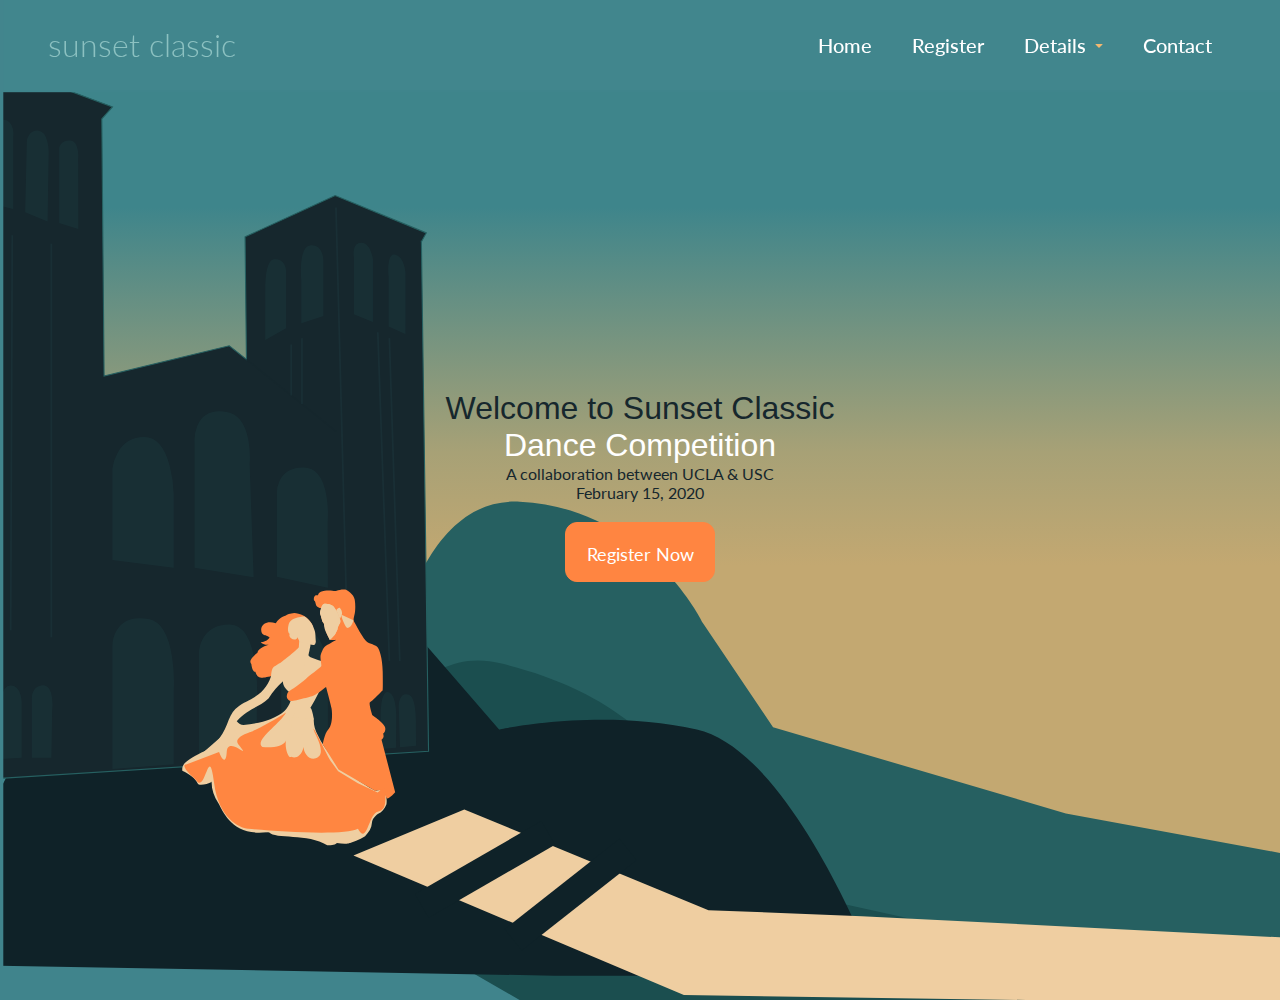
<file: index.html>
<!DOCTYPE html>
<html lang="en" dir="ltr">

<head>
  <meta name="viewport" content="initial-scale=1">
  <meta charset="utf-8">
  <title>Sunset Classic Dance Competition</title>
  <link href="styles.css" type="text/css" rel="stylesheet" />
  <link href="https://fonts.googleapis.com/css?family=Norican&display=swap" rel="stylesheet">
  <link href="https://fonts.googleapis.com/css?family=Lato&display=swap" rel="stylesheet">
</head>

<body>
  <header>
    <div id="logo" class="menuUp">
      <h1>Sunset Classic</h1>
      <div id="navToggle"><a href="#">Menu</a></div>
    </div>
    <nav>
      <ul>
        <li><a href="#">Home</a></li>
        <li><a href="#/register.html">Register</a></li>
        <li>
          <a href="#">Details <span class="toggle">Expand</span><span class="caret"></span></a>
          <nav>
            <ul>
              <li><a href="#">Schedule</a></li>
              <li><a href="#">Location</a></li>
              <li><a href="#">Rules & Regulations</a></li>
              <li><a href="#">FAQ's</a></li>
              <li><a href="#">Judges</a></li>
            </ul>
          </nav>
        </li>
        <li><a href="#">Contact</a></li>
      </ul>
    </nav>
  </header>

  <div class="content">
    <div class="menu-space"></div>
    <div class="menu-container">
      <div class="menu">
        <p> <span id="banner"> Welcome to Sunset Classic</span> </p>
        <p> <span id="bannerTwo"> Dance Competition</span> </p>

        <span> A collaboration between UCLA & USC </span>
        <span> February 15, 2020 </span>
        <span><button id="registerBtn"> Register Now</button></span>
      </div>
    </div>
  </div>

  <script src="jquery.min.js" charset="utf-8"></script>
  <script src="script.js" charset="utf-8"></script>

</body>

</html>
</file>
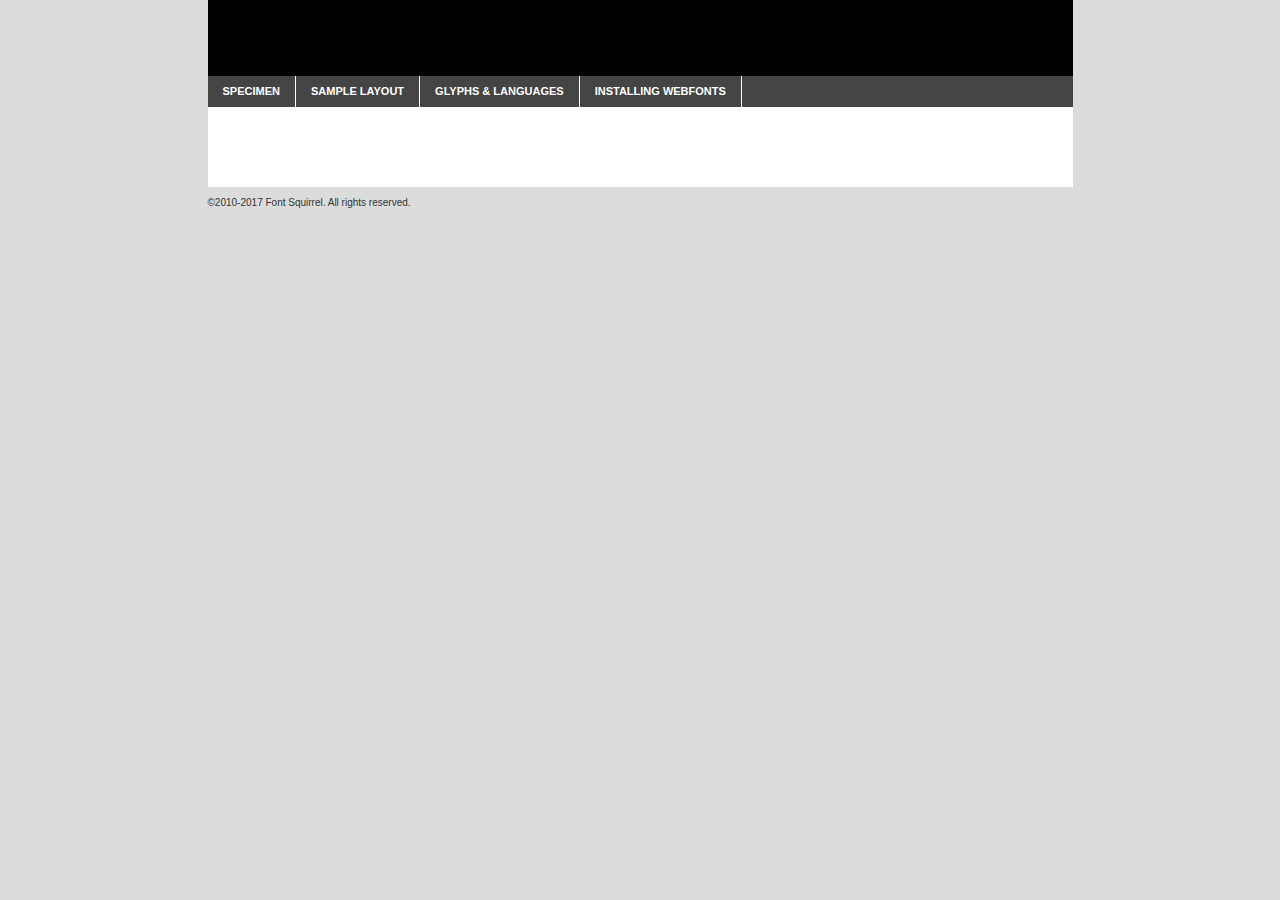
<file: indigo-font/indigo_outline-demo.html>
<!DOCTYPE html PUBLIC "-//W3C//DTD XHTML 1.0 Transitional//EN"
	"http://www.w3.org/TR/xhtml1/DTD/xhtml1-transitional.dtd">

<html xmlns="http://www.w3.org/1999/xhtml" xml:lang="en" lang="en">
<head>
	<meta http-equiv="Content-Type" content="text/html; charset=utf-8" />
	<script src="http://ajax.googleapis.com/ajax/libs/jquery/1.7.2/jquery.min.js" type="text/javascript" charset="utf-8"></script>
	<script type="text/javascript">
	(function($){$.fn.easyTabs=function(option){var param=jQuery.extend({fadeSpeed:"fast",defaultContent:1,activeClass:'active'},option);$(this).each(function(){var thisId="#"+this.id;if(param.defaultContent==''){param.defaultContent=1;}
	if(typeof param.defaultContent=="number")
	{var defaultTab=$(thisId+" .tabs li:eq("+(param.defaultContent-1)+") a").attr('href').substr(1);}else{var defaultTab=param.defaultContent;}
	$(thisId+" .tabs li a").each(function(){var tabToHide=$(this).attr('href').substr(1);$("#"+tabToHide).addClass('easytabs-tab-content');});hideAll();changeContent(defaultTab);function hideAll(){$(thisId+" .easytabs-tab-content").hide();}
	function changeContent(tabId){hideAll();$(thisId+" .tabs li").removeClass(param.activeClass);$(thisId+" .tabs li a[href=#"+tabId+"]").closest('li').addClass(param.activeClass);if(param.fadeSpeed!="none")
	{$(thisId+" #"+tabId).fadeIn(param.fadeSpeed);}else{$(thisId+" #"+tabId).show();}}
	$(thisId+" .tabs li").click(function(){var tabId=$(this).find('a').attr('href').substr(1);changeContent(tabId);return false;});});}})(jQuery);
	</script>
	<link rel="stylesheet" href="specimen_files/specimen_stylesheet.css" type="text/css" charset="utf-8" />
	<link rel="stylesheet" href="stylesheet.css" type="text/css" charset="utf-8" />

	<style type="text/css">
					body{
				font-family: 'indigo_outline_fontregular';
							}
		</style>

	<title>Indigo Outline Font Regular Specimen</title>
	
	
	<script type="text/javascript" charset="utf-8">
		$(document).ready(function() {
			$('#container').easyTabs({defaultContent:1});
		});
	</script>
</head>

<body>
<div id="container">
	<div id="header">
		Indigo Outline Font Regular	</div>
	<ul class="tabs">
		<li><a href="#specimen">Specimen</a></li>
		<li><a href="#layout">Sample Layout</a></li>
				<li><a href="#glyphs">Glyphs &amp; Languages</a></li>
		<li><a href="#installing">Installing Webfonts</a></li>
		
	</ul>
	
	<div id="main_content">

		
			<div id="specimen">
		
				<div class="section">
					<div class="grid12 firstcol">
						<div class="huge">AaBb</div>
					</div>
				</div>
		
				<div class="section">
					<div class="glyph_range">A&#x200B;B&#x200b;C&#x200b;D&#x200b;E&#x200b;F&#x200b;G&#x200b;H&#x200b;I&#x200b;J&#x200b;K&#x200b;L&#x200b;M&#x200b;N&#x200b;O&#x200b;P&#x200b;Q&#x200b;R&#x200b;S&#x200b;T&#x200b;U&#x200b;V&#x200b;W&#x200b;X&#x200b;Y&#x200b;Z&#x200b;a&#x200b;b&#x200b;c&#x200b;d&#x200b;e&#x200b;f&#x200b;g&#x200b;h&#x200b;i&#x200b;j&#x200b;k&#x200b;l&#x200b;m&#x200b;n&#x200b;o&#x200b;p&#x200b;q&#x200b;r&#x200b;s&#x200b;t&#x200b;u&#x200b;v&#x200b;w&#x200b;x&#x200b;y&#x200b;z&#x200b;1&#x200b;2&#x200b;3&#x200b;4&#x200b;5&#x200b;6&#x200b;7&#x200b;8&#x200b;9&#x200b;0&#x200b;&amp;&#x200b;.&#x200b;,&#x200b;?&#x200b;!&#x200b;&#64;&#x200b;(&#x200b;)&#x200b;#&#x200b;$&#x200b;%&#x200b;*&#x200b;+&#x200b;-&#x200b;=&#x200b;:&#x200b;;</div>
				</div>
				<div class="section">
					<div class="grid12 firstcol">
						<table class="sample_table">
							<tr><td>10</td><td class="size10">abcdefghijklmnopqrstuvwxyzABCDEFGHIJKLMNOPQRSTUVWXYZ0123456789abcdefghijklmnopqrstuvwxyzABCDEFGHIJKLMNOPQRSTUVWXYZ0123456789abcdefghijklmnopqrstuvwxyzABCDEFGHIJKLMNOPQRSTUVWXYZ</td></tr>
							<tr><td>11</td><td class="size11">abcdefghijklmnopqrstuvwxyzABCDEFGHIJKLMNOPQRSTUVWXYZ0123456789abcdefghijklmnopqrstuvwxyzABCDEFGHIJKLMNOPQRSTUVWXYZ0123456789abcdefghijklmnopqrstuvwxyzABCDEFGHIJKLMNOPQRSTUVWXYZ</td></tr>
							<tr><td>12</td><td class="size12">abcdefghijklmnopqrstuvwxyzABCDEFGHIJKLMNOPQRSTUVWXYZ0123456789abcdefghijklmnopqrstuvwxyzABCDEFGHIJKLMNOPQRSTUVWXYZ0123456789abcdefghijklmnopqrstuvwxyzABCDEFGHIJKLMNOPQRSTUVWXYZ</td></tr>
							<tr><td>13</td><td class="size13">abcdefghijklmnopqrstuvwxyzABCDEFGHIJKLMNOPQRSTUVWXYZ0123456789abcdefghijklmnopqrstuvwxyzABCDEFGHIJKLMNOPQRSTUVWXYZ0123456789abcdefghijklmnopqrstuvwxyzABCDEFGHIJKLMNOPQRSTUVWXYZ</td></tr>
							<tr><td>14</td><td class="size14">abcdefghijklmnopqrstuvwxyzABCDEFGHIJKLMNOPQRSTUVWXYZ0123456789abcdefghijklmnopqrstuvwxyzABCDEFGHIJKLMNOPQRSTUVWXYZ0123456789abcdefghijklmnopqrstuvwxyzABCDEFGHIJKLMNOPQRSTUVWXYZ</td></tr>
							<tr><td>16</td><td class="size16">abcdefghijklmnopqrstuvwxyzABCDEFGHIJKLMNOPQRSTUVWXYZ0123456789abcdefghijklmnopqrstuvwxyzABCDEFGHIJKLMNOPQRSTUVWXYZ</td></tr>
							<tr><td>18</td><td class="size18">abcdefghijklmnopqrstuvwxyzABCDEFGHIJKLMNOPQRSTUVWXYZ0123456789abcdefghijklmnopqrstuvwxyzABCDEFGHIJKLMNOPQRSTUVWXYZ</td></tr>
							<tr><td>20</td><td class="size20">abcdefghijklmnopqrstuvwxyzABCDEFGHIJKLMNOPQRSTUVWXYZ0123456789abcdefghijklmnopqrstuvwxyzABCDEFGHIJKLMNOPQRSTUVWXYZ</td></tr>
							<tr><td>24</td><td class="size24">abcdefghijklmnopqrstuvwxyzABCDEFGHIJKLMNOPQRSTUVWXYZ0123456789abcdefghijklmnopqrstuvwxyzABCDEFGHIJKLMNOPQRSTUVWXYZ</td></tr>
							<tr><td>30</td><td class="size30">abcdefghijklmnopqrstuvwxyzABCDEFGHIJKLMNOPQRSTUVWXYZ0123456789abcdefghijklmnopqrstuvwxyzABCDEFGHIJKLMNOPQRSTUVWXYZ</td></tr>
							<tr><td>36</td><td class="size36">abcdefghijklmnopqrstuvwxyzABCDEFGHIJKLMNOPQRSTUVWXYZ0123456789abcdefghijklmnopqrstuvwxyzABCDEFGHIJKLMNOPQRSTUVWXYZ</td></tr>
							<tr><td>48</td><td class="size48">abcdefghijklmnopqrstuvwxyzABCDEFGHIJKLMNOPQRSTUVWXYZ0123456789abcdefghijklmnopqrstuvwxyzABCDEFGHIJKLMNOPQRSTUVWXYZ</td></tr>
							<tr><td>60</td><td class="size60">abcdefghijklmnopqrstuvwxyzABCDEFGHIJKLMNOPQRSTUVWXYZ0123456789abcdefghijklmnopqrstuvwxyzABCDEFGHIJKLMNOPQRSTUVWXYZ</td></tr>
							<tr><td>72</td><td class="size72">abcdefghijklmnopqrstuvwxyzABCDEFGHIJKLMNOPQRSTUVWXYZ0123456789abcdefghijklmnopqrstuvwxyzABCDEFGHIJKLMNOPQRSTUVWXYZ</td></tr>
							<tr><td>90</td><td class="size90">abcdefghijklmnopqrstuvwxyzABCDEFGHIJKLMNOPQRSTUVWXYZ0123456789abcdefghijklmnopqrstuvwxyzABCDEFGHIJKLMNOPQRSTUVWXYZ</td></tr>
						</table>
				
					</div>
			
				</div>
		
		
		
								<div class="section" id="bodycomparison">


										<div id="xheight">
				<div class="fontbody">&#x25FC;&#x25FC;&#x25FC;&#x25FC;&#x25FC;&#x25FC;&#x25FC;&#x25FC;&#x25FC;&#x25FC;&#x25FC;&#x25FC;&#x25FC;&#x25FC;&#x25FC;&#x25FC;&#x25FC;&#x25FC;&#x25FC;&#x25FC;&#x25FC;&#x25FC;&#x25FC;&#x25FC;&#x25FC;&#x25FC;&#x25FC;&#x25FC;&#x25FC;&#x25FC;&#x25FC;&#x25FC;&#x25FC;&#x25FC;&#x25FC;&#x25FC;&#x25FC;&#x25FC;&#x25FC;&#x25FC;&#x25FC;&#x25FC;&#x25FC;&#x25FC;&#x25FC;&#x25FC;&#x25FC;&#x25FC;&#x25FC;&#x25FC;&#x25FC;&#x25FC;&#x25FC;&#x25FC;&#x25FC;&#x25FC;&#x25FC;&#x25FC;&#x25FC;&#x25FC;&#x25FC;&#x25FC;&#x25FC;&#x25FC;&#x25FC;&#x25FC;&#x25FC;&#x25FC;&#x25FC;&#x25FC;&#x25FC;&#x25FC;&#x25FC;&#x25FC;&#x25FC;&#x25FC;&#x25FC;&#x25FC;&#x25FC;&#x25FC;&#x25FC;&#x25FC;&#x25FC;&#x25FC;&#x25FC;&#x25FC;&#x25FC;&#x25FC;&#x25FC;&#x25FC;&#x25FC;&#x25FC;&#x25FC;&#x25FC;&#x25FC;&#x25FC;&#x25FC;&#x25FC;&#x25FC;body</div><div class="arialbody">body</div><div class="verdanabody">body</div><div class="georgiabody">body</div></div>
										<div class="fontbody" style="z-index:1">
											body<span>Indigo Outline Font Regular</span>
										</div>
										<div class="arialbody" style="z-index:1">
											body<span>Arial</span>
										</div>
										<div class="verdanabody" style="z-index:1">
											body<span>Verdana</span>
										</div>
										<div class="georgiabody" style="z-index:1">
											body<span>Georgia</span>
										</div>



								</div>
		
		
				<div class="section psample psample_row1" id="">
					
					<div class="grid2 firstcol">
						<p class="size10"><span>10.</span>Aenean lacinia bibendum nulla sed consectetur. Fusce dapibus, tellus ac cursus commodo, tortor mauris condimentum nibh, ut fermentum massa justo sit amet risus. Nullam id dolor id nibh ultricies vehicula ut id elit. Cum sociis natoque penatibus et magnis dis parturient montes, nascetur ridiculus mus. Nulla vitae elit libero, a pharetra augue.</p>
			
					</div>
					<div class="grid3">
						<p class="size11"><span>11.</span>Aenean lacinia bibendum nulla sed consectetur. Fusce dapibus, tellus ac cursus commodo, tortor mauris condimentum nibh, ut fermentum massa justo sit amet risus. Nullam id dolor id nibh ultricies vehicula ut id elit. Cum sociis natoque penatibus et magnis dis parturient montes, nascetur ridiculus mus. Nulla vitae elit libero, a pharetra augue.</p>
			
					</div>
					<div class="grid3">
						<p class="size12"><span>12.</span>Aenean lacinia bibendum nulla sed consectetur. Fusce dapibus, tellus ac cursus commodo, tortor mauris condimentum nibh, ut fermentum massa justo sit amet risus. Nullam id dolor id nibh ultricies vehicula ut id elit. Cum sociis natoque penatibus et magnis dis parturient montes, nascetur ridiculus mus. Nulla vitae elit libero, a pharetra augue.</p>
			
					</div>
					<div class="grid4">
						<p class="size13"><span>13.</span>Aenean lacinia bibendum nulla sed consectetur. Fusce dapibus, tellus ac cursus commodo, tortor mauris condimentum nibh, ut fermentum massa justo sit amet risus. Nullam id dolor id nibh ultricies vehicula ut id elit. Cum sociis natoque penatibus et magnis dis parturient montes, nascetur ridiculus mus. Nulla vitae elit libero, a pharetra augue.</p>
			
					</div>
					<div class="white_blend"></div>
					
				</div>
				<div class="section psample psample_row2" id="">
					<div class="grid3 firstcol">
						<p class="size14"><span>14.</span>Aenean lacinia bibendum nulla sed consectetur. Fusce dapibus, tellus ac cursus commodo, tortor mauris condimentum nibh, ut fermentum massa justo sit amet risus. Nullam id dolor id nibh ultricies vehicula ut id elit. Cum sociis natoque penatibus et magnis dis parturient montes, nascetur ridiculus mus. Nulla vitae elit libero, a pharetra augue.</p>
			
					</div>
					<div class="grid4">
						<p class="size16"><span>16.</span>Aenean lacinia bibendum nulla sed consectetur. Fusce dapibus, tellus ac cursus commodo, tortor mauris condimentum nibh, ut fermentum massa justo sit amet risus. Nullam id dolor id nibh ultricies vehicula ut id elit. Cum sociis natoque penatibus et magnis dis parturient montes, nascetur ridiculus mus. Nulla vitae elit libero, a pharetra augue.</p>
			
					</div>
					<div class="grid5">
						<p class="size18"><span>18.</span>Aenean lacinia bibendum nulla sed consectetur. Fusce dapibus, tellus ac cursus commodo, tortor mauris condimentum nibh, ut fermentum massa justo sit amet risus. Nullam id dolor id nibh ultricies vehicula ut id elit. Cum sociis natoque penatibus et magnis dis parturient montes, nascetur ridiculus mus. Nulla vitae elit libero, a pharetra augue.</p>
			
					</div>

					<div class="white_blend"></div>

				</div>
				
				<div class="section psample psample_row3" id="">
					<div class="grid5 firstcol">
						<p class="size20"><span>20.</span>Aenean lacinia bibendum nulla sed consectetur. Fusce dapibus, tellus ac cursus commodo, tortor mauris condimentum nibh, ut fermentum massa justo sit amet risus. Nullam id dolor id nibh ultricies vehicula ut id elit. Cum sociis natoque penatibus et magnis dis parturient montes, nascetur ridiculus mus. Nulla vitae elit libero, a pharetra augue.</p>
					</div>
					<div class="grid7">
						<p class="size24"><span>24.</span>Aenean lacinia bibendum nulla sed consectetur. Fusce dapibus, tellus ac cursus commodo, tortor mauris condimentum nibh, ut fermentum massa justo sit amet risus. Nullam id dolor id nibh ultricies vehicula ut id elit. Cum sociis natoque penatibus et magnis dis parturient montes, nascetur ridiculus mus. Nulla vitae elit libero, a pharetra augue.</p>
					</div>
					
					<div class="white_blend"></div>
					
				</div>
				
				<div class="section psample psample_row4" id="">
					<div class="grid12 firstcol">
						<p class="size30"><span>30.</span>Aenean lacinia bibendum nulla sed consectetur. Fusce dapibus, tellus ac cursus commodo, tortor mauris condimentum nibh, ut fermentum massa justo sit amet risus. Nullam id dolor id nibh ultricies vehicula ut id elit. Cum sociis natoque penatibus et magnis dis parturient montes, nascetur ridiculus mus. Nulla vitae elit libero, a pharetra augue.</p>
					</div>
					<div class="white_blend"></div>
					
				</div>
				
				
				
				<div class="section psample psample_row1 fullreverse">
					<div class="grid2 firstcol">
						<p class="size10"><span>10.</span>Aenean lacinia bibendum nulla sed consectetur. Fusce dapibus, tellus ac cursus commodo, tortor mauris condimentum nibh, ut fermentum massa justo sit amet risus. Nullam id dolor id nibh ultricies vehicula ut id elit. Cum sociis natoque penatibus et magnis dis parturient montes, nascetur ridiculus mus. Nulla vitae elit libero, a pharetra augue.</p>
			
					</div>
					<div class="grid3">
						<p class="size11"><span>11.</span>Aenean lacinia bibendum nulla sed consectetur. Fusce dapibus, tellus ac cursus commodo, tortor mauris condimentum nibh, ut fermentum massa justo sit amet risus. Nullam id dolor id nibh ultricies vehicula ut id elit. Cum sociis natoque penatibus et magnis dis parturient montes, nascetur ridiculus mus. Nulla vitae elit libero, a pharetra augue.</p>
			
					</div>
					<div class="grid3">
						<p class="size12"><span>12.</span>Aenean lacinia bibendum nulla sed consectetur. Fusce dapibus, tellus ac cursus commodo, tortor mauris condimentum nibh, ut fermentum massa justo sit amet risus. Nullam id dolor id nibh ultricies vehicula ut id elit. Cum sociis natoque penatibus et magnis dis parturient montes, nascetur ridiculus mus. Nulla vitae elit libero, a pharetra augue.</p>
			
					</div>
					<div class="grid4">
						<p class="size13"><span>13.</span>Aenean lacinia bibendum nulla sed consectetur. Fusce dapibus, tellus ac cursus commodo, tortor mauris condimentum nibh, ut fermentum massa justo sit amet risus. Nullam id dolor id nibh ultricies vehicula ut id elit. Cum sociis natoque penatibus et magnis dis parturient montes, nascetur ridiculus mus. Nulla vitae elit libero, a pharetra augue.</p>
			
					</div>
					<div class="black_blend"></div>
					
				</div>
				
				<div class="section psample psample_row2 fullreverse">
					<div class="grid3 firstcol">
						<p class="size14"><span>14.</span>Aenean lacinia bibendum nulla sed consectetur. Fusce dapibus, tellus ac cursus commodo, tortor mauris condimentum nibh, ut fermentum massa justo sit amet risus. Nullam id dolor id nibh ultricies vehicula ut id elit. Cum sociis natoque penatibus et magnis dis parturient montes, nascetur ridiculus mus. Nulla vitae elit libero, a pharetra augue.</p>
			
					</div>
					<div class="grid4">
						<p class="size16"><span>16.</span>Aenean lacinia bibendum nulla sed consectetur. Fusce dapibus, tellus ac cursus commodo, tortor mauris condimentum nibh, ut fermentum massa justo sit amet risus. Nullam id dolor id nibh ultricies vehicula ut id elit. Cum sociis natoque penatibus et magnis dis parturient montes, nascetur ridiculus mus. Nulla vitae elit libero, a pharetra augue.</p>
			
					</div>
					<div class="grid5">
						<p class="size18"><span>18.</span>Aenean lacinia bibendum nulla sed consectetur. Fusce dapibus, tellus ac cursus commodo, tortor mauris condimentum nibh, ut fermentum massa justo sit amet risus. Nullam id dolor id nibh ultricies vehicula ut id elit. Cum sociis natoque penatibus et magnis dis parturient montes, nascetur ridiculus mus. Nulla vitae elit libero, a pharetra augue.</p>
			
					</div>
					<div class="black_blend"></div>

				</div>
				
				<div class="section psample fullreverse psample_row3" id="">
					<div class="grid5 firstcol">
						<p class="size20"><span>20.</span>Aenean lacinia bibendum nulla sed consectetur. Fusce dapibus, tellus ac cursus commodo, tortor mauris condimentum nibh, ut fermentum massa justo sit amet risus. Nullam id dolor id nibh ultricies vehicula ut id elit. Cum sociis natoque penatibus et magnis dis parturient montes, nascetur ridiculus mus. Nulla vitae elit libero, a pharetra augue.</p>
					</div>
					<div class="grid7">
						<p class="size24"><span>24.</span>Aenean lacinia bibendum nulla sed consectetur. Fusce dapibus, tellus ac cursus commodo, tortor mauris condimentum nibh, ut fermentum massa justo sit amet risus. Nullam id dolor id nibh ultricies vehicula ut id elit. Cum sociis natoque penatibus et magnis dis parturient montes, nascetur ridiculus mus. Nulla vitae elit libero, a pharetra augue.</p>
					</div>
					
					<div class="black_blend"></div>
					
				</div>
				
				<div class="section psample fullreverse psample_row4" id="" style="border-bottom: 20px #000 solid;">
					<div class="grid12 firstcol">
						<p class="size30"><span>30.</span>Aenean lacinia bibendum nulla sed consectetur. Fusce dapibus, tellus ac cursus commodo, tortor mauris condimentum nibh, ut fermentum massa justo sit amet risus. Nullam id dolor id nibh ultricies vehicula ut id elit. Cum sociis natoque penatibus et magnis dis parturient montes, nascetur ridiculus mus. Nulla vitae elit libero, a pharetra augue.</p>
					</div>
					<div class="black_blend"></div>
					
				</div>
				
				
				
				
			</div>
			
			<div id="layout">
				
				<div class="section">
					
					<div class="grid12 firstcol">
						<h1>Lorem Ipsum Dolor</h1>
						<h2>Etiam porta sem malesuada magna mollis euismod</h2>
						
						<p class="byline">By <a href="#link">Aenean Lacinia</a></p>
					</div>
				</div>
				<div class="section">
					<div class="grid8 firstcol">
						<p class="large">Donec sed odio dui. Morbi leo risus, porta ac consectetur ac, vestibulum at eros. Fusce dapibus, tellus ac cursus commodo, tortor mauris condimentum nibh, ut fermentum massa justo sit amet risus. </p>

						
						<h3>Pellentesque ornare sem</h3>

						<p>Maecenas sed diam eget risus varius blandit sit amet non magna. Maecenas faucibus mollis interdum. Donec ullamcorper nulla non metus auctor fringilla. Nullam id dolor id nibh ultricies vehicula ut id elit. Nullam id dolor id nibh ultricies vehicula ut id elit. </p>

						<p>Aenean eu leo quam. Pellentesque ornare sem lacinia quam venenatis vestibulum. Lorem ipsum dolor sit amet, consectetur adipiscing elit. Cum sociis natoque penatibus et magnis dis parturient montes, nascetur ridiculus mus. </p>

						<p>Nulla vitae elit libero, a pharetra augue. Praesent commodo cursus magna, vel scelerisque nisl consectetur et. Aenean lacinia bibendum nulla sed consectetur. </p>

						<p>Nullam quis risus eget urna mollis ornare vel eu leo. Nullam quis risus eget urna mollis ornare vel eu leo. Maecenas sed diam eget risus varius blandit sit amet non magna. Donec ullamcorper nulla non metus auctor fringilla. </p>

						<h3>Cras mattis consectetur</h3>

						<p>Aenean eu leo quam. Pellentesque ornare sem lacinia quam venenatis vestibulum. Aenean lacinia bibendum nulla sed consectetur. Integer posuere erat a ante venenatis dapibus posuere velit aliquet. Cras mattis consectetur purus sit amet fermentum. </p>

						<p>Nullam id dolor id nibh ultricies vehicula ut id elit. Nullam quis risus eget urna mollis ornare vel eu leo. Cras mattis consectetur purus sit amet fermentum.</p>
					</div>
					
					<div class="grid4 sidebar">
						
						<div class="box reverse">
							<p class="last">Nullam quis risus eget urna mollis ornare vel eu leo. Donec ullamcorper nulla non metus auctor fringilla. Cras mattis consectetur purus sit amet fermentum. Sed posuere consectetur est at lobortis. Lorem ipsum dolor sit amet, consectetur adipiscing elit. </p>
						</div>
						
						<p class="caption">Maecenas sed diam eget risus varius.</p>

						<p>Vestibulum id ligula porta felis euismod semper. Integer posuere erat a ante venenatis dapibus posuere velit aliquet. Vestibulum id ligula porta felis euismod semper. Sed posuere consectetur est at lobortis. Maecenas sed diam eget risus varius blandit sit amet non magna. Fusce dapibus, tellus ac cursus commodo, tortor mauris condimentum nibh, ut fermentum massa justo sit amet risus. </p>

					

						<p>Duis mollis, est non commodo luctus, nisi erat porttitor ligula, eget lacinia odio sem nec elit. Aenean lacinia bibendum nulla sed consectetur. Vivamus sagittis lacus vel augue laoreet rutrum faucibus dolor auctor. Aenean lacinia bibendum nulla sed consectetur. Nullam quis risus eget urna mollis ornare vel eu leo. </p>

						<p>Praesent commodo cursus magna, vel scelerisque nisl consectetur et. Donec ullamcorper nulla non metus auctor fringilla. Maecenas faucibus mollis interdum. Fusce dapibus, tellus ac cursus commodo, tortor mauris condimentum nibh, ut fermentum massa justo sit amet risus. </p>

					</div>
				</div>
				
			</div>


			



		<div id="glyphs">
			<div class="section">
				<div class="grid12 firstcol">
			
				<h1>Language Support</h1>
				<p>The subset of Indigo Outline Font Regular in this kit supports the following languages:<br />
			
					Albanian, Basque, Breton, Chamorro, Danish, Dutch, English, Faroese, Finnish, French, Frisian, Galician, German, Icelandic, Italian, Malagasy, Norwegian, Portuguese, Spanish, Swedish, Alsatian, Aragonese, Arapaho, Arrernte, Asturian, Aymara, Bislama, Cebuano, Corsican, Fijian, French_creole, Genoese, Gilbertese, Greenlandic, Haitian_creole, Hiligaynon, Hmong, Hopi, Ibanag, Iloko_ilokano, Indonesian, Interglossa_glosa, Interlingua, Irish_gaelic, Jerriais, Lojban, Lombard, Luxembourgeois, Manx, Mohawk, Norfolk_pitcairnese, Occitan, Oromo, Pangasinan, Papiamento, Piedmontese, Potawatomi, Rhaeto-romance, Romansh, Rotokas, Sami_lule, Samoan, Sardinian, Scots_gaelic, Seychelles_creole, Shona, Sicilian, Somali, Southern_ndebele, Swahili, Swati_swazi, Tagalog_filipino_pilipino, Tetum, Tok_pisin, Uyghur_latinized, Volapuk, Walloon, Warlpiri, Xhosa, Yapese, Zulu, Latinbasic				</p>
				<h1>Glyph Chart</h1>
				<p>The subset of Indigo Outline Font Regular in this kit includes all the glyphs listed below. Unicode entities are included above each glyph to help you insert individual characters into your layout.</p>
				<div id="glyph_chart">
			
																				 <div><p>&amp;#32;</p>&#32;</div>
																				 <div><p>&amp;#33;</p>&#33;</div>
																				 <div><p>&amp;#34;</p>&#34;</div>
																				 <div><p>&amp;#35;</p>&#35;</div>
																				 <div><p>&amp;#36;</p>&#36;</div>
																				 <div><p>&amp;#37;</p>&#37;</div>
																				 <div><p>&amp;#38;</p>&#38;</div>
																				 <div><p>&amp;#39;</p>&#39;</div>
																				 <div><p>&amp;#40;</p>&#40;</div>
																				 <div><p>&amp;#41;</p>&#41;</div>
																				 <div><p>&amp;#42;</p>&#42;</div>
																				 <div><p>&amp;#43;</p>&#43;</div>
																				 <div><p>&amp;#44;</p>&#44;</div>
																				 <div><p>&amp;#45;</p>&#45;</div>
																				 <div><p>&amp;#46;</p>&#46;</div>
																				 <div><p>&amp;#47;</p>&#47;</div>
																				 <div><p>&amp;#48;</p>&#48;</div>
																				 <div><p>&amp;#49;</p>&#49;</div>
																				 <div><p>&amp;#50;</p>&#50;</div>
																				 <div><p>&amp;#51;</p>&#51;</div>
																				 <div><p>&amp;#52;</p>&#52;</div>
																				 <div><p>&amp;#53;</p>&#53;</div>
																				 <div><p>&amp;#54;</p>&#54;</div>
																				 <div><p>&amp;#55;</p>&#55;</div>
																				 <div><p>&amp;#56;</p>&#56;</div>
																				 <div><p>&amp;#57;</p>&#57;</div>
																				 <div><p>&amp;#58;</p>&#58;</div>
																				 <div><p>&amp;#59;</p>&#59;</div>
																				 <div><p>&amp;#60;</p>&#60;</div>
																				 <div><p>&amp;#61;</p>&#61;</div>
																				 <div><p>&amp;#62;</p>&#62;</div>
																				 <div><p>&amp;#63;</p>&#63;</div>
																				 <div><p>&amp;#64;</p>&#64;</div>
																				 <div><p>&amp;#65;</p>&#65;</div>
																				 <div><p>&amp;#66;</p>&#66;</div>
																				 <div><p>&amp;#67;</p>&#67;</div>
																				 <div><p>&amp;#68;</p>&#68;</div>
																				 <div><p>&amp;#69;</p>&#69;</div>
																				 <div><p>&amp;#70;</p>&#70;</div>
																				 <div><p>&amp;#71;</p>&#71;</div>
																				 <div><p>&amp;#72;</p>&#72;</div>
																				 <div><p>&amp;#73;</p>&#73;</div>
																				 <div><p>&amp;#74;</p>&#74;</div>
																				 <div><p>&amp;#75;</p>&#75;</div>
																				 <div><p>&amp;#76;</p>&#76;</div>
																				 <div><p>&amp;#77;</p>&#77;</div>
																				 <div><p>&amp;#78;</p>&#78;</div>
																				 <div><p>&amp;#79;</p>&#79;</div>
																				 <div><p>&amp;#80;</p>&#80;</div>
																				 <div><p>&amp;#81;</p>&#81;</div>
																				 <div><p>&amp;#82;</p>&#82;</div>
																				 <div><p>&amp;#83;</p>&#83;</div>
																				 <div><p>&amp;#84;</p>&#84;</div>
																				 <div><p>&amp;#85;</p>&#85;</div>
																				 <div><p>&amp;#86;</p>&#86;</div>
																				 <div><p>&amp;#87;</p>&#87;</div>
																				 <div><p>&amp;#88;</p>&#88;</div>
																				 <div><p>&amp;#89;</p>&#89;</div>
																				 <div><p>&amp;#90;</p>&#90;</div>
																				 <div><p>&amp;#91;</p>&#91;</div>
																				 <div><p>&amp;#92;</p>&#92;</div>
																				 <div><p>&amp;#93;</p>&#93;</div>
																				 <div><p>&amp;#94;</p>&#94;</div>
																				 <div><p>&amp;#95;</p>&#95;</div>
																				 <div><p>&amp;#97;</p>&#97;</div>
																				 <div><p>&amp;#98;</p>&#98;</div>
																				 <div><p>&amp;#99;</p>&#99;</div>
																				 <div><p>&amp;#100;</p>&#100;</div>
																				 <div><p>&amp;#101;</p>&#101;</div>
																				 <div><p>&amp;#102;</p>&#102;</div>
																				 <div><p>&amp;#103;</p>&#103;</div>
																				 <div><p>&amp;#104;</p>&#104;</div>
																				 <div><p>&amp;#105;</p>&#105;</div>
																				 <div><p>&amp;#106;</p>&#106;</div>
																				 <div><p>&amp;#107;</p>&#107;</div>
																				 <div><p>&amp;#108;</p>&#108;</div>
																				 <div><p>&amp;#109;</p>&#109;</div>
																				 <div><p>&amp;#110;</p>&#110;</div>
																				 <div><p>&amp;#111;</p>&#111;</div>
																				 <div><p>&amp;#112;</p>&#112;</div>
																				 <div><p>&amp;#113;</p>&#113;</div>
																				 <div><p>&amp;#114;</p>&#114;</div>
																				 <div><p>&amp;#115;</p>&#115;</div>
																				 <div><p>&amp;#116;</p>&#116;</div>
																				 <div><p>&amp;#117;</p>&#117;</div>
																				 <div><p>&amp;#118;</p>&#118;</div>
																				 <div><p>&amp;#119;</p>&#119;</div>
																				 <div><p>&amp;#120;</p>&#120;</div>
																				 <div><p>&amp;#121;</p>&#121;</div>
																				 <div><p>&amp;#122;</p>&#122;</div>
																				 <div><p>&amp;#123;</p>&#123;</div>
																				 <div><p>&amp;#124;</p>&#124;</div>
																				 <div><p>&amp;#125;</p>&#125;</div>
																				 <div><p>&amp;#126;</p>&#126;</div>
																				 <div><p>&amp;#160;</p>&#160;</div>
																				 <div><p>&amp;#161;</p>&#161;</div>
																				 <div><p>&amp;#162;</p>&#162;</div>
																				 <div><p>&amp;#163;</p>&#163;</div>
																				 <div><p>&amp;#164;</p>&#164;</div>
																				 <div><p>&amp;#165;</p>&#165;</div>
																				 <div><p>&amp;#166;</p>&#166;</div>
																				 <div><p>&amp;#167;</p>&#167;</div>
																				 <div><p>&amp;#169;</p>&#169;</div>
																				 <div><p>&amp;#171;</p>&#171;</div>
																				 <div><p>&amp;#172;</p>&#172;</div>
																				 <div><p>&amp;#173;</p>&#173;</div>
																				 <div><p>&amp;#174;</p>&#174;</div>
																				 <div><p>&amp;#176;</p>&#176;</div>
																				 <div><p>&amp;#177;</p>&#177;</div>
																				 <div><p>&amp;#182;</p>&#182;</div>
																				 <div><p>&amp;#183;</p>&#183;</div>
																				 <div><p>&amp;#187;</p>&#187;</div>
																				 <div><p>&amp;#191;</p>&#191;</div>
																				 <div><p>&amp;#192;</p>&#192;</div>
																				 <div><p>&amp;#193;</p>&#193;</div>
																				 <div><p>&amp;#194;</p>&#194;</div>
																				 <div><p>&amp;#195;</p>&#195;</div>
																				 <div><p>&amp;#196;</p>&#196;</div>
																				 <div><p>&amp;#197;</p>&#197;</div>
																				 <div><p>&amp;#198;</p>&#198;</div>
																				 <div><p>&amp;#199;</p>&#199;</div>
																				 <div><p>&amp;#200;</p>&#200;</div>
																				 <div><p>&amp;#201;</p>&#201;</div>
																				 <div><p>&amp;#202;</p>&#202;</div>
																				 <div><p>&amp;#203;</p>&#203;</div>
																				 <div><p>&amp;#204;</p>&#204;</div>
																				 <div><p>&amp;#205;</p>&#205;</div>
																				 <div><p>&amp;#206;</p>&#206;</div>
																				 <div><p>&amp;#207;</p>&#207;</div>
																				 <div><p>&amp;#208;</p>&#208;</div>
																				 <div><p>&amp;#209;</p>&#209;</div>
																				 <div><p>&amp;#210;</p>&#210;</div>
																				 <div><p>&amp;#211;</p>&#211;</div>
																				 <div><p>&amp;#212;</p>&#212;</div>
																				 <div><p>&amp;#213;</p>&#213;</div>
																				 <div><p>&amp;#214;</p>&#214;</div>
																				 <div><p>&amp;#215;</p>&#215;</div>
																				 <div><p>&amp;#216;</p>&#216;</div>
																				 <div><p>&amp;#217;</p>&#217;</div>
																				 <div><p>&amp;#218;</p>&#218;</div>
																				 <div><p>&amp;#219;</p>&#219;</div>
																				 <div><p>&amp;#220;</p>&#220;</div>
																				 <div><p>&amp;#221;</p>&#221;</div>
																				 <div><p>&amp;#222;</p>&#222;</div>
																				 <div><p>&amp;#223;</p>&#223;</div>
																				 <div><p>&amp;#224;</p>&#224;</div>
																				 <div><p>&amp;#225;</p>&#225;</div>
																				 <div><p>&amp;#226;</p>&#226;</div>
																				 <div><p>&amp;#227;</p>&#227;</div>
																				 <div><p>&amp;#228;</p>&#228;</div>
																				 <div><p>&amp;#229;</p>&#229;</div>
																				 <div><p>&amp;#230;</p>&#230;</div>
																				 <div><p>&amp;#231;</p>&#231;</div>
																				 <div><p>&amp;#232;</p>&#232;</div>
																				 <div><p>&amp;#233;</p>&#233;</div>
																				 <div><p>&amp;#234;</p>&#234;</div>
																				 <div><p>&amp;#235;</p>&#235;</div>
																				 <div><p>&amp;#236;</p>&#236;</div>
																				 <div><p>&amp;#237;</p>&#237;</div>
																				 <div><p>&amp;#238;</p>&#238;</div>
																				 <div><p>&amp;#239;</p>&#239;</div>
																				 <div><p>&amp;#240;</p>&#240;</div>
																				 <div><p>&amp;#241;</p>&#241;</div>
																				 <div><p>&amp;#242;</p>&#242;</div>
																				 <div><p>&amp;#243;</p>&#243;</div>
																				 <div><p>&amp;#244;</p>&#244;</div>
																				 <div><p>&amp;#245;</p>&#245;</div>
																				 <div><p>&amp;#246;</p>&#246;</div>
																				 <div><p>&amp;#247;</p>&#247;</div>
																				 <div><p>&amp;#248;</p>&#248;</div>
																				 <div><p>&amp;#249;</p>&#249;</div>
																				 <div><p>&amp;#250;</p>&#250;</div>
																				 <div><p>&amp;#251;</p>&#251;</div>
																				 <div><p>&amp;#252;</p>&#252;</div>
																				 <div><p>&amp;#253;</p>&#253;</div>
																				 <div><p>&amp;#254;</p>&#254;</div>
																				 <div><p>&amp;#255;</p>&#255;</div>
																				 <div><p>&amp;#338;</p>&#338;</div>
																				 <div><p>&amp;#339;</p>&#339;</div>
																				 <div><p>&amp;#376;</p>&#376;</div>
																				 <div><p>&amp;#8192;</p>&#8192;</div>
																				 <div><p>&amp;#8193;</p>&#8193;</div>
																				 <div><p>&amp;#8194;</p>&#8194;</div>
																				 <div><p>&amp;#8195;</p>&#8195;</div>
																				 <div><p>&amp;#8196;</p>&#8196;</div>
																				 <div><p>&amp;#8197;</p>&#8197;</div>
																				 <div><p>&amp;#8198;</p>&#8198;</div>
																				 <div><p>&amp;#8199;</p>&#8199;</div>
																				 <div><p>&amp;#8200;</p>&#8200;</div>
																				 <div><p>&amp;#8201;</p>&#8201;</div>
																				 <div><p>&amp;#8202;</p>&#8202;</div>
																				 <div><p>&amp;#8208;</p>&#8208;</div>
																				 <div><p>&amp;#8209;</p>&#8209;</div>
																				 <div><p>&amp;#8210;</p>&#8210;</div>
																				 <div><p>&amp;#8211;</p>&#8211;</div>
																				 <div><p>&amp;#8212;</p>&#8212;</div>
																				 <div><p>&amp;#8216;</p>&#8216;</div>
																				 <div><p>&amp;#8217;</p>&#8217;</div>
																				 <div><p>&amp;#8218;</p>&#8218;</div>
																				 <div><p>&amp;#8220;</p>&#8220;</div>
																				 <div><p>&amp;#8221;</p>&#8221;</div>
																				 <div><p>&amp;#8222;</p>&#8222;</div>
																				 <div><p>&amp;#8226;</p>&#8226;</div>
																				 <div><p>&amp;#8230;</p>&#8230;</div>
																				 <div><p>&amp;#8239;</p>&#8239;</div>
																				 <div><p>&amp;#8249;</p>&#8249;</div>
																				 <div><p>&amp;#8250;</p>&#8250;</div>
																				 <div><p>&amp;#8287;</p>&#8287;</div>
																				 <div><p>&amp;#8364;</p>&#8364;</div>
																				 <div><p>&amp;#8482;</p>&#8482;</div>
																				 <div><p>&amp;#9724;</p>&#9724;</div>
																																																</div>	
				</div>
		
		
			</div>
		</div>
		
		
		<div id="specs">
			
		</div>
	
		<div id="installing">
			<div class="section">
				<div class="grid7 firstcol">
					<h1>Installing Webfonts</h1>
					
					<p>Webfonts are supported by all major browser platforms but not all in the same way. There are currently four different font formats that must be included in order to target all browsers. This includes TTF, WOFF, EOT and SVG.</p>
					
					<h2>1. Upload your webfonts</h2>
					<p>You must upload your webfont kit to your website. They should be in or near the same directory as your CSS files.</p>
					
					<h2>2. Include the webfont stylesheet</h2>
					<p>A special CSS @font-face declaration helps the various browsers select the appropriate font it needs without causing you a bunch of headaches. Learn more about this syntax by reading the <a href="https://www.fontspring.com/blog/further-hardening-of-the-bulletproof-syntax">Fontspring blog post</a> about it. The code for it is as follows:</p>


<code>
@font-face{ 
	font-family: 'MyWebFont';
	src: url('WebFont.eot');
	src: url('WebFont.eot?#iefix') format('embedded-opentype'),
	     url('WebFont.woff') format('woff'),
	     url('WebFont.ttf') format('truetype'),
	     url('WebFont.svg#webfont') format('svg');
}
</code>

	<p>We've already gone ahead and generated the code for you. All you have to do is link to the stylesheet in your HTML, like this:</p>
	<code>&lt;link rel=&quot;stylesheet&quot; href=&quot;stylesheet.css&quot; type=&quot;text/css&quot; charset=&quot;utf-8&quot; /&gt;</code>

					<h2>3. Modify your own stylesheet</h2>
					<p>To take advantage of your new fonts, you must tell your stylesheet to use them. Look at the original @font-face declaration above and find the property called "font-family." The name linked there will be what you use to reference the font. Prepend that webfont name to the font stack in the "font-family" property, inside the selector you want to change. For example:</p>
<code>p { font-family: 'WebFont', Arial, sans-serif; }</code>

<h2>4. Test</h2>
<p>Getting webfonts to work cross-browser <em>can</em> be tricky. Use the information in the sidebar to help you if you find that fonts aren't loading in a particular browser.</p>
				</div>
				
				<div class="grid5 sidebar">
					<div class="box">
						<h2>Troubleshooting<br />Font-Face Problems</h2>
						<p>Having trouble getting your webfonts to load in your new website? Here are some tips to sort out what might be the problem.</p>

						<h3>Fonts not showing in any browser</h3>

						<p>This sounds like you need to work on the plumbing. You either did not upload the fonts to the correct directory, or you did not link the fonts properly in the CSS. If you've confirmed that all this is correct and you still have a problem, take a look at your .htaccess file and see if requests are getting intercepted.</p>

						<h3>Fonts not loading in iPhone or iPad</h3>

						<p>The most common problem here is that you are serving the fonts from an IIS server. IIS refuses to serve files that have unknown MIME types. If that is the case, you must set the MIME type for SVG to "image/svg+xml" in the server settings. Follow these instructions from Microsoft if you need help.</p>

						<h3>Fonts not loading in Firefox</h3>

						<p>The primary reason for this failure? You are still using a version Firefox older than 3.5. So upgrade already! If that isn't it, then you are very likely serving fonts from a different domain. Firefox requires that all font assets be served from the same domain. Lastly it is possible that you need to add WOFF to your list of MIME types (if you are serving via IIS.)</p>

						<h3>Fonts not loading in IE</h3>

						<p>Are you looking at Internet Explorer on an actual Windows machine or are you cheating by using a service like Adobe BrowserLab? Many of these screenshot services do not render @font-face for IE. Best to test it on a real machine.</p>

						<h3>Fonts not loading in IE9</h3>

						<p>IE9, like Firefox, requires that fonts be served from the same domain as the website. Make sure that is the case.</p>
					</div>
				</div>
			</div>
			
		</div>
	
	</div>
	<div id="footer">
		<p>&copy;2010-2017 Font Squirrel. All rights reserved.</p>
	</div>
</div>
</body>
</html>
</file>
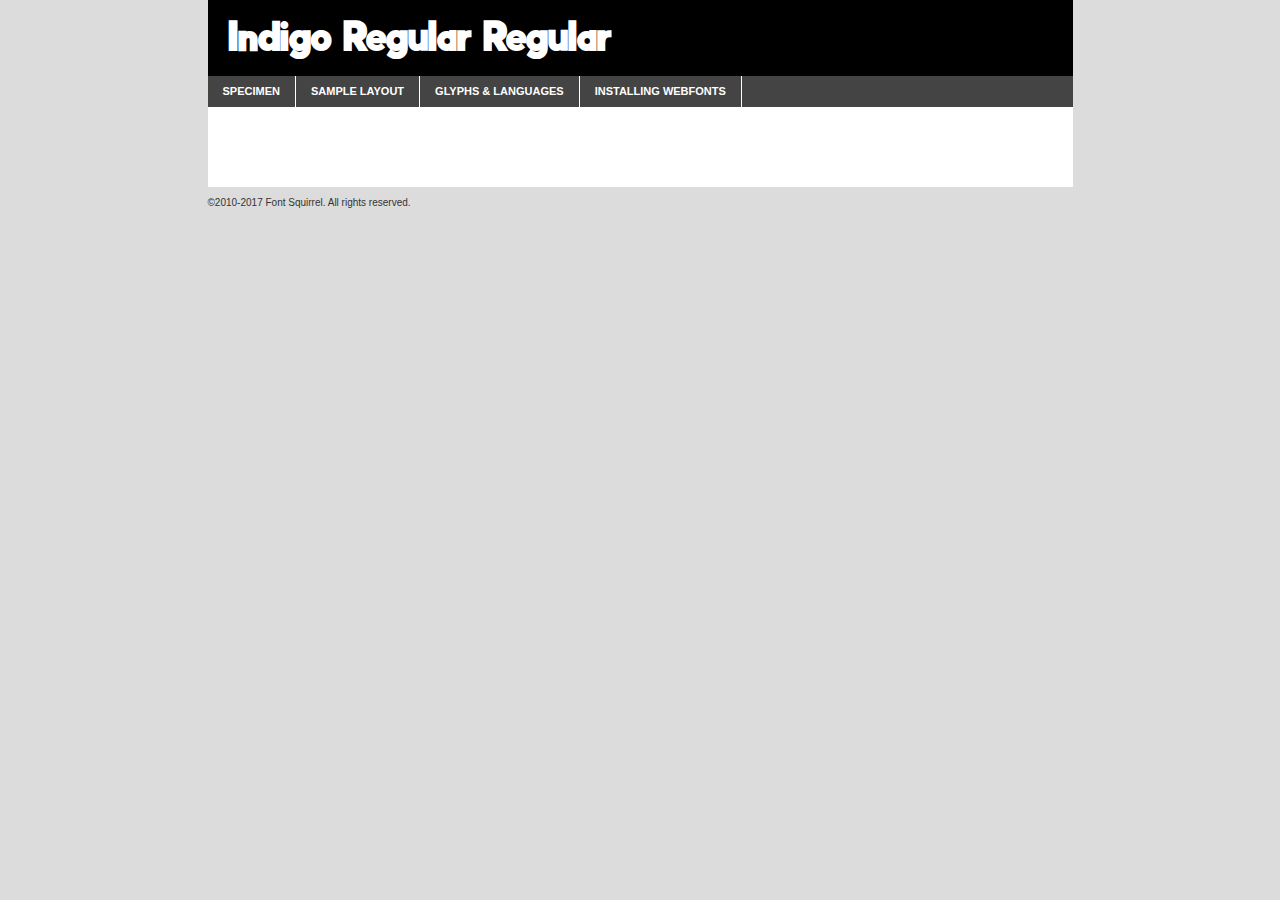
<file: indigo-font/indigo_regular-demo.html>
<!DOCTYPE html PUBLIC "-//W3C//DTD XHTML 1.0 Transitional//EN"
	"http://www.w3.org/TR/xhtml1/DTD/xhtml1-transitional.dtd">

<html xmlns="http://www.w3.org/1999/xhtml" xml:lang="en" lang="en">
<head>
	<meta http-equiv="Content-Type" content="text/html; charset=utf-8" />
	<script src="http://ajax.googleapis.com/ajax/libs/jquery/1.7.2/jquery.min.js" type="text/javascript" charset="utf-8"></script>
	<script type="text/javascript">
	(function($){$.fn.easyTabs=function(option){var param=jQuery.extend({fadeSpeed:"fast",defaultContent:1,activeClass:'active'},option);$(this).each(function(){var thisId="#"+this.id;if(param.defaultContent==''){param.defaultContent=1;}
	if(typeof param.defaultContent=="number")
	{var defaultTab=$(thisId+" .tabs li:eq("+(param.defaultContent-1)+") a").attr('href').substr(1);}else{var defaultTab=param.defaultContent;}
	$(thisId+" .tabs li a").each(function(){var tabToHide=$(this).attr('href').substr(1);$("#"+tabToHide).addClass('easytabs-tab-content');});hideAll();changeContent(defaultTab);function hideAll(){$(thisId+" .easytabs-tab-content").hide();}
	function changeContent(tabId){hideAll();$(thisId+" .tabs li").removeClass(param.activeClass);$(thisId+" .tabs li a[href=#"+tabId+"]").closest('li').addClass(param.activeClass);if(param.fadeSpeed!="none")
	{$(thisId+" #"+tabId).fadeIn(param.fadeSpeed);}else{$(thisId+" #"+tabId).show();}}
	$(thisId+" .tabs li").click(function(){var tabId=$(this).find('a').attr('href').substr(1);changeContent(tabId);return false;});});}})(jQuery);
	</script>
	<link rel="stylesheet" href="specimen_files/specimen_stylesheet.css" type="text/css" charset="utf-8" />
	<link rel="stylesheet" href="stylesheet.css" type="text/css" charset="utf-8" />

	<style type="text/css">
					body{
				font-family: 'indigo_regularregular';
							}
		</style>

	<title>Indigo Regular Regular Specimen</title>
	
	
	<script type="text/javascript" charset="utf-8">
		$(document).ready(function() {
			$('#container').easyTabs({defaultContent:1});
		});
	</script>
</head>

<body>
<div id="container">
	<div id="header">
		Indigo Regular Regular	</div>
	<ul class="tabs">
		<li><a href="#specimen">Specimen</a></li>
		<li><a href="#layout">Sample Layout</a></li>
				<li><a href="#glyphs">Glyphs &amp; Languages</a></li>
		<li><a href="#installing">Installing Webfonts</a></li>
		
	</ul>
	
	<div id="main_content">

		
			<div id="specimen">
		
				<div class="section">
					<div class="grid12 firstcol">
						<div class="huge">AaBb</div>
					</div>
				</div>
		
				<div class="section">
					<div class="glyph_range">A&#x200B;B&#x200b;C&#x200b;D&#x200b;E&#x200b;F&#x200b;G&#x200b;H&#x200b;I&#x200b;J&#x200b;K&#x200b;L&#x200b;M&#x200b;N&#x200b;O&#x200b;P&#x200b;Q&#x200b;R&#x200b;S&#x200b;T&#x200b;U&#x200b;V&#x200b;W&#x200b;X&#x200b;Y&#x200b;Z&#x200b;a&#x200b;b&#x200b;c&#x200b;d&#x200b;e&#x200b;f&#x200b;g&#x200b;h&#x200b;i&#x200b;j&#x200b;k&#x200b;l&#x200b;m&#x200b;n&#x200b;o&#x200b;p&#x200b;q&#x200b;r&#x200b;s&#x200b;t&#x200b;u&#x200b;v&#x200b;w&#x200b;x&#x200b;y&#x200b;z&#x200b;1&#x200b;2&#x200b;3&#x200b;4&#x200b;5&#x200b;6&#x200b;7&#x200b;8&#x200b;9&#x200b;0&#x200b;&amp;&#x200b;.&#x200b;,&#x200b;?&#x200b;!&#x200b;&#64;&#x200b;(&#x200b;)&#x200b;#&#x200b;$&#x200b;%&#x200b;*&#x200b;+&#x200b;-&#x200b;=&#x200b;:&#x200b;;</div>
				</div>
				<div class="section">
					<div class="grid12 firstcol">
						<table class="sample_table">
							<tr><td>10</td><td class="size10">abcdefghijklmnopqrstuvwxyzABCDEFGHIJKLMNOPQRSTUVWXYZ0123456789abcdefghijklmnopqrstuvwxyzABCDEFGHIJKLMNOPQRSTUVWXYZ0123456789abcdefghijklmnopqrstuvwxyzABCDEFGHIJKLMNOPQRSTUVWXYZ</td></tr>
							<tr><td>11</td><td class="size11">abcdefghijklmnopqrstuvwxyzABCDEFGHIJKLMNOPQRSTUVWXYZ0123456789abcdefghijklmnopqrstuvwxyzABCDEFGHIJKLMNOPQRSTUVWXYZ0123456789abcdefghijklmnopqrstuvwxyzABCDEFGHIJKLMNOPQRSTUVWXYZ</td></tr>
							<tr><td>12</td><td class="size12">abcdefghijklmnopqrstuvwxyzABCDEFGHIJKLMNOPQRSTUVWXYZ0123456789abcdefghijklmnopqrstuvwxyzABCDEFGHIJKLMNOPQRSTUVWXYZ0123456789abcdefghijklmnopqrstuvwxyzABCDEFGHIJKLMNOPQRSTUVWXYZ</td></tr>
							<tr><td>13</td><td class="size13">abcdefghijklmnopqrstuvwxyzABCDEFGHIJKLMNOPQRSTUVWXYZ0123456789abcdefghijklmnopqrstuvwxyzABCDEFGHIJKLMNOPQRSTUVWXYZ0123456789abcdefghijklmnopqrstuvwxyzABCDEFGHIJKLMNOPQRSTUVWXYZ</td></tr>
							<tr><td>14</td><td class="size14">abcdefghijklmnopqrstuvwxyzABCDEFGHIJKLMNOPQRSTUVWXYZ0123456789abcdefghijklmnopqrstuvwxyzABCDEFGHIJKLMNOPQRSTUVWXYZ0123456789abcdefghijklmnopqrstuvwxyzABCDEFGHIJKLMNOPQRSTUVWXYZ</td></tr>
							<tr><td>16</td><td class="size16">abcdefghijklmnopqrstuvwxyzABCDEFGHIJKLMNOPQRSTUVWXYZ0123456789abcdefghijklmnopqrstuvwxyzABCDEFGHIJKLMNOPQRSTUVWXYZ</td></tr>
							<tr><td>18</td><td class="size18">abcdefghijklmnopqrstuvwxyzABCDEFGHIJKLMNOPQRSTUVWXYZ0123456789abcdefghijklmnopqrstuvwxyzABCDEFGHIJKLMNOPQRSTUVWXYZ</td></tr>
							<tr><td>20</td><td class="size20">abcdefghijklmnopqrstuvwxyzABCDEFGHIJKLMNOPQRSTUVWXYZ0123456789abcdefghijklmnopqrstuvwxyzABCDEFGHIJKLMNOPQRSTUVWXYZ</td></tr>
							<tr><td>24</td><td class="size24">abcdefghijklmnopqrstuvwxyzABCDEFGHIJKLMNOPQRSTUVWXYZ0123456789abcdefghijklmnopqrstuvwxyzABCDEFGHIJKLMNOPQRSTUVWXYZ</td></tr>
							<tr><td>30</td><td class="size30">abcdefghijklmnopqrstuvwxyzABCDEFGHIJKLMNOPQRSTUVWXYZ0123456789abcdefghijklmnopqrstuvwxyzABCDEFGHIJKLMNOPQRSTUVWXYZ</td></tr>
							<tr><td>36</td><td class="size36">abcdefghijklmnopqrstuvwxyzABCDEFGHIJKLMNOPQRSTUVWXYZ0123456789abcdefghijklmnopqrstuvwxyzABCDEFGHIJKLMNOPQRSTUVWXYZ</td></tr>
							<tr><td>48</td><td class="size48">abcdefghijklmnopqrstuvwxyzABCDEFGHIJKLMNOPQRSTUVWXYZ0123456789abcdefghijklmnopqrstuvwxyzABCDEFGHIJKLMNOPQRSTUVWXYZ</td></tr>
							<tr><td>60</td><td class="size60">abcdefghijklmnopqrstuvwxyzABCDEFGHIJKLMNOPQRSTUVWXYZ0123456789abcdefghijklmnopqrstuvwxyzABCDEFGHIJKLMNOPQRSTUVWXYZ</td></tr>
							<tr><td>72</td><td class="size72">abcdefghijklmnopqrstuvwxyzABCDEFGHIJKLMNOPQRSTUVWXYZ0123456789abcdefghijklmnopqrstuvwxyzABCDEFGHIJKLMNOPQRSTUVWXYZ</td></tr>
							<tr><td>90</td><td class="size90">abcdefghijklmnopqrstuvwxyzABCDEFGHIJKLMNOPQRSTUVWXYZ0123456789abcdefghijklmnopqrstuvwxyzABCDEFGHIJKLMNOPQRSTUVWXYZ</td></tr>
						</table>
				
					</div>
			
				</div>
		
		
		
								<div class="section" id="bodycomparison">


										<div id="xheight">
				<div class="fontbody">&#x25FC;&#x25FC;&#x25FC;&#x25FC;&#x25FC;&#x25FC;&#x25FC;&#x25FC;&#x25FC;&#x25FC;&#x25FC;&#x25FC;&#x25FC;&#x25FC;&#x25FC;&#x25FC;&#x25FC;&#x25FC;&#x25FC;&#x25FC;&#x25FC;&#x25FC;&#x25FC;&#x25FC;&#x25FC;&#x25FC;&#x25FC;&#x25FC;&#x25FC;&#x25FC;&#x25FC;&#x25FC;&#x25FC;&#x25FC;&#x25FC;&#x25FC;&#x25FC;&#x25FC;&#x25FC;&#x25FC;&#x25FC;&#x25FC;&#x25FC;&#x25FC;&#x25FC;&#x25FC;&#x25FC;&#x25FC;&#x25FC;&#x25FC;&#x25FC;&#x25FC;&#x25FC;&#x25FC;&#x25FC;&#x25FC;&#x25FC;&#x25FC;&#x25FC;&#x25FC;&#x25FC;&#x25FC;&#x25FC;&#x25FC;&#x25FC;&#x25FC;&#x25FC;&#x25FC;&#x25FC;&#x25FC;&#x25FC;&#x25FC;&#x25FC;&#x25FC;&#x25FC;&#x25FC;&#x25FC;&#x25FC;&#x25FC;&#x25FC;&#x25FC;&#x25FC;&#x25FC;&#x25FC;&#x25FC;&#x25FC;&#x25FC;&#x25FC;&#x25FC;&#x25FC;&#x25FC;&#x25FC;&#x25FC;&#x25FC;&#x25FC;&#x25FC;&#x25FC;&#x25FC;&#x25FC;body</div><div class="arialbody">body</div><div class="verdanabody">body</div><div class="georgiabody">body</div></div>
										<div class="fontbody" style="z-index:1">
											body<span>Indigo Regular Regular</span>
										</div>
										<div class="arialbody" style="z-index:1">
											body<span>Arial</span>
										</div>
										<div class="verdanabody" style="z-index:1">
											body<span>Verdana</span>
										</div>
										<div class="georgiabody" style="z-index:1">
											body<span>Georgia</span>
										</div>



								</div>
		
		
				<div class="section psample psample_row1" id="">
					
					<div class="grid2 firstcol">
						<p class="size10"><span>10.</span>Aenean lacinia bibendum nulla sed consectetur. Fusce dapibus, tellus ac cursus commodo, tortor mauris condimentum nibh, ut fermentum massa justo sit amet risus. Nullam id dolor id nibh ultricies vehicula ut id elit. Cum sociis natoque penatibus et magnis dis parturient montes, nascetur ridiculus mus. Nulla vitae elit libero, a pharetra augue.</p>
			
					</div>
					<div class="grid3">
						<p class="size11"><span>11.</span>Aenean lacinia bibendum nulla sed consectetur. Fusce dapibus, tellus ac cursus commodo, tortor mauris condimentum nibh, ut fermentum massa justo sit amet risus. Nullam id dolor id nibh ultricies vehicula ut id elit. Cum sociis natoque penatibus et magnis dis parturient montes, nascetur ridiculus mus. Nulla vitae elit libero, a pharetra augue.</p>
			
					</div>
					<div class="grid3">
						<p class="size12"><span>12.</span>Aenean lacinia bibendum nulla sed consectetur. Fusce dapibus, tellus ac cursus commodo, tortor mauris condimentum nibh, ut fermentum massa justo sit amet risus. Nullam id dolor id nibh ultricies vehicula ut id elit. Cum sociis natoque penatibus et magnis dis parturient montes, nascetur ridiculus mus. Nulla vitae elit libero, a pharetra augue.</p>
			
					</div>
					<div class="grid4">
						<p class="size13"><span>13.</span>Aenean lacinia bibendum nulla sed consectetur. Fusce dapibus, tellus ac cursus commodo, tortor mauris condimentum nibh, ut fermentum massa justo sit amet risus. Nullam id dolor id nibh ultricies vehicula ut id elit. Cum sociis natoque penatibus et magnis dis parturient montes, nascetur ridiculus mus. Nulla vitae elit libero, a pharetra augue.</p>
			
					</div>
					<div class="white_blend"></div>
					
				</div>
				<div class="section psample psample_row2" id="">
					<div class="grid3 firstcol">
						<p class="size14"><span>14.</span>Aenean lacinia bibendum nulla sed consectetur. Fusce dapibus, tellus ac cursus commodo, tortor mauris condimentum nibh, ut fermentum massa justo sit amet risus. Nullam id dolor id nibh ultricies vehicula ut id elit. Cum sociis natoque penatibus et magnis dis parturient montes, nascetur ridiculus mus. Nulla vitae elit libero, a pharetra augue.</p>
			
					</div>
					<div class="grid4">
						<p class="size16"><span>16.</span>Aenean lacinia bibendum nulla sed consectetur. Fusce dapibus, tellus ac cursus commodo, tortor mauris condimentum nibh, ut fermentum massa justo sit amet risus. Nullam id dolor id nibh ultricies vehicula ut id elit. Cum sociis natoque penatibus et magnis dis parturient montes, nascetur ridiculus mus. Nulla vitae elit libero, a pharetra augue.</p>
			
					</div>
					<div class="grid5">
						<p class="size18"><span>18.</span>Aenean lacinia bibendum nulla sed consectetur. Fusce dapibus, tellus ac cursus commodo, tortor mauris condimentum nibh, ut fermentum massa justo sit amet risus. Nullam id dolor id nibh ultricies vehicula ut id elit. Cum sociis natoque penatibus et magnis dis parturient montes, nascetur ridiculus mus. Nulla vitae elit libero, a pharetra augue.</p>
			
					</div>

					<div class="white_blend"></div>

				</div>
				
				<div class="section psample psample_row3" id="">
					<div class="grid5 firstcol">
						<p class="size20"><span>20.</span>Aenean lacinia bibendum nulla sed consectetur. Fusce dapibus, tellus ac cursus commodo, tortor mauris condimentum nibh, ut fermentum massa justo sit amet risus. Nullam id dolor id nibh ultricies vehicula ut id elit. Cum sociis natoque penatibus et magnis dis parturient montes, nascetur ridiculus mus. Nulla vitae elit libero, a pharetra augue.</p>
					</div>
					<div class="grid7">
						<p class="size24"><span>24.</span>Aenean lacinia bibendum nulla sed consectetur. Fusce dapibus, tellus ac cursus commodo, tortor mauris condimentum nibh, ut fermentum massa justo sit amet risus. Nullam id dolor id nibh ultricies vehicula ut id elit. Cum sociis natoque penatibus et magnis dis parturient montes, nascetur ridiculus mus. Nulla vitae elit libero, a pharetra augue.</p>
					</div>
					
					<div class="white_blend"></div>
					
				</div>
				
				<div class="section psample psample_row4" id="">
					<div class="grid12 firstcol">
						<p class="size30"><span>30.</span>Aenean lacinia bibendum nulla sed consectetur. Fusce dapibus, tellus ac cursus commodo, tortor mauris condimentum nibh, ut fermentum massa justo sit amet risus. Nullam id dolor id nibh ultricies vehicula ut id elit. Cum sociis natoque penatibus et magnis dis parturient montes, nascetur ridiculus mus. Nulla vitae elit libero, a pharetra augue.</p>
					</div>
					<div class="white_blend"></div>
					
				</div>
				
				
				
				<div class="section psample psample_row1 fullreverse">
					<div class="grid2 firstcol">
						<p class="size10"><span>10.</span>Aenean lacinia bibendum nulla sed consectetur. Fusce dapibus, tellus ac cursus commodo, tortor mauris condimentum nibh, ut fermentum massa justo sit amet risus. Nullam id dolor id nibh ultricies vehicula ut id elit. Cum sociis natoque penatibus et magnis dis parturient montes, nascetur ridiculus mus. Nulla vitae elit libero, a pharetra augue.</p>
			
					</div>
					<div class="grid3">
						<p class="size11"><span>11.</span>Aenean lacinia bibendum nulla sed consectetur. Fusce dapibus, tellus ac cursus commodo, tortor mauris condimentum nibh, ut fermentum massa justo sit amet risus. Nullam id dolor id nibh ultricies vehicula ut id elit. Cum sociis natoque penatibus et magnis dis parturient montes, nascetur ridiculus mus. Nulla vitae elit libero, a pharetra augue.</p>
			
					</div>
					<div class="grid3">
						<p class="size12"><span>12.</span>Aenean lacinia bibendum nulla sed consectetur. Fusce dapibus, tellus ac cursus commodo, tortor mauris condimentum nibh, ut fermentum massa justo sit amet risus. Nullam id dolor id nibh ultricies vehicula ut id elit. Cum sociis natoque penatibus et magnis dis parturient montes, nascetur ridiculus mus. Nulla vitae elit libero, a pharetra augue.</p>
			
					</div>
					<div class="grid4">
						<p class="size13"><span>13.</span>Aenean lacinia bibendum nulla sed consectetur. Fusce dapibus, tellus ac cursus commodo, tortor mauris condimentum nibh, ut fermentum massa justo sit amet risus. Nullam id dolor id nibh ultricies vehicula ut id elit. Cum sociis natoque penatibus et magnis dis parturient montes, nascetur ridiculus mus. Nulla vitae elit libero, a pharetra augue.</p>
			
					</div>
					<div class="black_blend"></div>
					
				</div>
				
				<div class="section psample psample_row2 fullreverse">
					<div class="grid3 firstcol">
						<p class="size14"><span>14.</span>Aenean lacinia bibendum nulla sed consectetur. Fusce dapibus, tellus ac cursus commodo, tortor mauris condimentum nibh, ut fermentum massa justo sit amet risus. Nullam id dolor id nibh ultricies vehicula ut id elit. Cum sociis natoque penatibus et magnis dis parturient montes, nascetur ridiculus mus. Nulla vitae elit libero, a pharetra augue.</p>
			
					</div>
					<div class="grid4">
						<p class="size16"><span>16.</span>Aenean lacinia bibendum nulla sed consectetur. Fusce dapibus, tellus ac cursus commodo, tortor mauris condimentum nibh, ut fermentum massa justo sit amet risus. Nullam id dolor id nibh ultricies vehicula ut id elit. Cum sociis natoque penatibus et magnis dis parturient montes, nascetur ridiculus mus. Nulla vitae elit libero, a pharetra augue.</p>
			
					</div>
					<div class="grid5">
						<p class="size18"><span>18.</span>Aenean lacinia bibendum nulla sed consectetur. Fusce dapibus, tellus ac cursus commodo, tortor mauris condimentum nibh, ut fermentum massa justo sit amet risus. Nullam id dolor id nibh ultricies vehicula ut id elit. Cum sociis natoque penatibus et magnis dis parturient montes, nascetur ridiculus mus. Nulla vitae elit libero, a pharetra augue.</p>
			
					</div>
					<div class="black_blend"></div>

				</div>
				
				<div class="section psample fullreverse psample_row3" id="">
					<div class="grid5 firstcol">
						<p class="size20"><span>20.</span>Aenean lacinia bibendum nulla sed consectetur. Fusce dapibus, tellus ac cursus commodo, tortor mauris condimentum nibh, ut fermentum massa justo sit amet risus. Nullam id dolor id nibh ultricies vehicula ut id elit. Cum sociis natoque penatibus et magnis dis parturient montes, nascetur ridiculus mus. Nulla vitae elit libero, a pharetra augue.</p>
					</div>
					<div class="grid7">
						<p class="size24"><span>24.</span>Aenean lacinia bibendum nulla sed consectetur. Fusce dapibus, tellus ac cursus commodo, tortor mauris condimentum nibh, ut fermentum massa justo sit amet risus. Nullam id dolor id nibh ultricies vehicula ut id elit. Cum sociis natoque penatibus et magnis dis parturient montes, nascetur ridiculus mus. Nulla vitae elit libero, a pharetra augue.</p>
					</div>
					
					<div class="black_blend"></div>
					
				</div>
				
				<div class="section psample fullreverse psample_row4" id="" style="border-bottom: 20px #000 solid;">
					<div class="grid12 firstcol">
						<p class="size30"><span>30.</span>Aenean lacinia bibendum nulla sed consectetur. Fusce dapibus, tellus ac cursus commodo, tortor mauris condimentum nibh, ut fermentum massa justo sit amet risus. Nullam id dolor id nibh ultricies vehicula ut id elit. Cum sociis natoque penatibus et magnis dis parturient montes, nascetur ridiculus mus. Nulla vitae elit libero, a pharetra augue.</p>
					</div>
					<div class="black_blend"></div>
					
				</div>
				
				
				
				
			</div>
			
			<div id="layout">
				
				<div class="section">
					
					<div class="grid12 firstcol">
						<h1>Lorem Ipsum Dolor</h1>
						<h2>Etiam porta sem malesuada magna mollis euismod</h2>
						
						<p class="byline">By <a href="#link">Aenean Lacinia</a></p>
					</div>
				</div>
				<div class="section">
					<div class="grid8 firstcol">
						<p class="large">Donec sed odio dui. Morbi leo risus, porta ac consectetur ac, vestibulum at eros. Fusce dapibus, tellus ac cursus commodo, tortor mauris condimentum nibh, ut fermentum massa justo sit amet risus. </p>

						
						<h3>Pellentesque ornare sem</h3>

						<p>Maecenas sed diam eget risus varius blandit sit amet non magna. Maecenas faucibus mollis interdum. Donec ullamcorper nulla non metus auctor fringilla. Nullam id dolor id nibh ultricies vehicula ut id elit. Nullam id dolor id nibh ultricies vehicula ut id elit. </p>

						<p>Aenean eu leo quam. Pellentesque ornare sem lacinia quam venenatis vestibulum. Lorem ipsum dolor sit amet, consectetur adipiscing elit. Cum sociis natoque penatibus et magnis dis parturient montes, nascetur ridiculus mus. </p>

						<p>Nulla vitae elit libero, a pharetra augue. Praesent commodo cursus magna, vel scelerisque nisl consectetur et. Aenean lacinia bibendum nulla sed consectetur. </p>

						<p>Nullam quis risus eget urna mollis ornare vel eu leo. Nullam quis risus eget urna mollis ornare vel eu leo. Maecenas sed diam eget risus varius blandit sit amet non magna. Donec ullamcorper nulla non metus auctor fringilla. </p>

						<h3>Cras mattis consectetur</h3>

						<p>Aenean eu leo quam. Pellentesque ornare sem lacinia quam venenatis vestibulum. Aenean lacinia bibendum nulla sed consectetur. Integer posuere erat a ante venenatis dapibus posuere velit aliquet. Cras mattis consectetur purus sit amet fermentum. </p>

						<p>Nullam id dolor id nibh ultricies vehicula ut id elit. Nullam quis risus eget urna mollis ornare vel eu leo. Cras mattis consectetur purus sit amet fermentum.</p>
					</div>
					
					<div class="grid4 sidebar">
						
						<div class="box reverse">
							<p class="last">Nullam quis risus eget urna mollis ornare vel eu leo. Donec ullamcorper nulla non metus auctor fringilla. Cras mattis consectetur purus sit amet fermentum. Sed posuere consectetur est at lobortis. Lorem ipsum dolor sit amet, consectetur adipiscing elit. </p>
						</div>
						
						<p class="caption">Maecenas sed diam eget risus varius.</p>

						<p>Vestibulum id ligula porta felis euismod semper. Integer posuere erat a ante venenatis dapibus posuere velit aliquet. Vestibulum id ligula porta felis euismod semper. Sed posuere consectetur est at lobortis. Maecenas sed diam eget risus varius blandit sit amet non magna. Fusce dapibus, tellus ac cursus commodo, tortor mauris condimentum nibh, ut fermentum massa justo sit amet risus. </p>

					

						<p>Duis mollis, est non commodo luctus, nisi erat porttitor ligula, eget lacinia odio sem nec elit. Aenean lacinia bibendum nulla sed consectetur. Vivamus sagittis lacus vel augue laoreet rutrum faucibus dolor auctor. Aenean lacinia bibendum nulla sed consectetur. Nullam quis risus eget urna mollis ornare vel eu leo. </p>

						<p>Praesent commodo cursus magna, vel scelerisque nisl consectetur et. Donec ullamcorper nulla non metus auctor fringilla. Maecenas faucibus mollis interdum. Fusce dapibus, tellus ac cursus commodo, tortor mauris condimentum nibh, ut fermentum massa justo sit amet risus. </p>

					</div>
				</div>
				
			</div>


			



		<div id="glyphs">
			<div class="section">
				<div class="grid12 firstcol">
			
				<h1>Language Support</h1>
				<p>The subset of Indigo Regular Regular in this kit supports the following languages:<br />
			
					Albanian, Basque, Breton, Chamorro, Danish, Dutch, English, Faroese, Finnish, French, Frisian, Galician, German, Icelandic, Italian, Malagasy, Norwegian, Portuguese, Spanish, Swedish, Alsatian, Aragonese, Arapaho, Arrernte, Asturian, Aymara, Bislama, Cebuano, Corsican, Fijian, French_creole, Genoese, Gilbertese, Greenlandic, Haitian_creole, Hiligaynon, Hmong, Hopi, Ibanag, Iloko_ilokano, Indonesian, Interglossa_glosa, Interlingua, Irish_gaelic, Jerriais, Lojban, Lombard, Luxembourgeois, Manx, Mohawk, Norfolk_pitcairnese, Occitan, Oromo, Pangasinan, Papiamento, Piedmontese, Potawatomi, Rhaeto-romance, Romansh, Rotokas, Sami_lule, Samoan, Sardinian, Scots_gaelic, Seychelles_creole, Shona, Sicilian, Somali, Southern_ndebele, Swahili, Swati_swazi, Tagalog_filipino_pilipino, Tetum, Tok_pisin, Uyghur_latinized, Volapuk, Walloon, Warlpiri, Xhosa, Yapese, Zulu, Latinbasic				</p>
				<h1>Glyph Chart</h1>
				<p>The subset of Indigo Regular Regular in this kit includes all the glyphs listed below. Unicode entities are included above each glyph to help you insert individual characters into your layout.</p>
				<div id="glyph_chart">
			
																				 <div><p>&amp;#32;</p>&#32;</div>
																				 <div><p>&amp;#33;</p>&#33;</div>
																				 <div><p>&amp;#34;</p>&#34;</div>
																				 <div><p>&amp;#35;</p>&#35;</div>
																				 <div><p>&amp;#36;</p>&#36;</div>
																				 <div><p>&amp;#37;</p>&#37;</div>
																				 <div><p>&amp;#38;</p>&#38;</div>
																				 <div><p>&amp;#39;</p>&#39;</div>
																				 <div><p>&amp;#40;</p>&#40;</div>
																				 <div><p>&amp;#41;</p>&#41;</div>
																				 <div><p>&amp;#42;</p>&#42;</div>
																				 <div><p>&amp;#43;</p>&#43;</div>
																				 <div><p>&amp;#44;</p>&#44;</div>
																				 <div><p>&amp;#45;</p>&#45;</div>
																				 <div><p>&amp;#46;</p>&#46;</div>
																				 <div><p>&amp;#47;</p>&#47;</div>
																				 <div><p>&amp;#48;</p>&#48;</div>
																				 <div><p>&amp;#49;</p>&#49;</div>
																				 <div><p>&amp;#50;</p>&#50;</div>
																				 <div><p>&amp;#51;</p>&#51;</div>
																				 <div><p>&amp;#52;</p>&#52;</div>
																				 <div><p>&amp;#53;</p>&#53;</div>
																				 <div><p>&amp;#54;</p>&#54;</div>
																				 <div><p>&amp;#55;</p>&#55;</div>
																				 <div><p>&amp;#56;</p>&#56;</div>
																				 <div><p>&amp;#57;</p>&#57;</div>
																				 <div><p>&amp;#58;</p>&#58;</div>
																				 <div><p>&amp;#59;</p>&#59;</div>
																				 <div><p>&amp;#60;</p>&#60;</div>
																				 <div><p>&amp;#61;</p>&#61;</div>
																				 <div><p>&amp;#62;</p>&#62;</div>
																				 <div><p>&amp;#63;</p>&#63;</div>
																				 <div><p>&amp;#64;</p>&#64;</div>
																				 <div><p>&amp;#65;</p>&#65;</div>
																				 <div><p>&amp;#66;</p>&#66;</div>
																				 <div><p>&amp;#67;</p>&#67;</div>
																				 <div><p>&amp;#68;</p>&#68;</div>
																				 <div><p>&amp;#69;</p>&#69;</div>
																				 <div><p>&amp;#70;</p>&#70;</div>
																				 <div><p>&amp;#71;</p>&#71;</div>
																				 <div><p>&amp;#72;</p>&#72;</div>
																				 <div><p>&amp;#73;</p>&#73;</div>
																				 <div><p>&amp;#74;</p>&#74;</div>
																				 <div><p>&amp;#75;</p>&#75;</div>
																				 <div><p>&amp;#76;</p>&#76;</div>
																				 <div><p>&amp;#77;</p>&#77;</div>
																				 <div><p>&amp;#78;</p>&#78;</div>
																				 <div><p>&amp;#79;</p>&#79;</div>
																				 <div><p>&amp;#80;</p>&#80;</div>
																				 <div><p>&amp;#81;</p>&#81;</div>
																				 <div><p>&amp;#82;</p>&#82;</div>
																				 <div><p>&amp;#83;</p>&#83;</div>
																				 <div><p>&amp;#84;</p>&#84;</div>
																				 <div><p>&amp;#85;</p>&#85;</div>
																				 <div><p>&amp;#86;</p>&#86;</div>
																				 <div><p>&amp;#87;</p>&#87;</div>
																				 <div><p>&amp;#88;</p>&#88;</div>
																				 <div><p>&amp;#89;</p>&#89;</div>
																				 <div><p>&amp;#90;</p>&#90;</div>
																				 <div><p>&amp;#91;</p>&#91;</div>
																				 <div><p>&amp;#92;</p>&#92;</div>
																				 <div><p>&amp;#93;</p>&#93;</div>
																				 <div><p>&amp;#94;</p>&#94;</div>
																				 <div><p>&amp;#95;</p>&#95;</div>
																				 <div><p>&amp;#97;</p>&#97;</div>
																				 <div><p>&amp;#98;</p>&#98;</div>
																				 <div><p>&amp;#99;</p>&#99;</div>
																				 <div><p>&amp;#100;</p>&#100;</div>
																				 <div><p>&amp;#101;</p>&#101;</div>
																				 <div><p>&amp;#102;</p>&#102;</div>
																				 <div><p>&amp;#103;</p>&#103;</div>
																				 <div><p>&amp;#104;</p>&#104;</div>
																				 <div><p>&amp;#105;</p>&#105;</div>
																				 <div><p>&amp;#106;</p>&#106;</div>
																				 <div><p>&amp;#107;</p>&#107;</div>
																				 <div><p>&amp;#108;</p>&#108;</div>
																				 <div><p>&amp;#109;</p>&#109;</div>
																				 <div><p>&amp;#110;</p>&#110;</div>
																				 <div><p>&amp;#111;</p>&#111;</div>
																				 <div><p>&amp;#112;</p>&#112;</div>
																				 <div><p>&amp;#113;</p>&#113;</div>
																				 <div><p>&amp;#114;</p>&#114;</div>
																				 <div><p>&amp;#115;</p>&#115;</div>
																				 <div><p>&amp;#116;</p>&#116;</div>
																				 <div><p>&amp;#117;</p>&#117;</div>
																				 <div><p>&amp;#118;</p>&#118;</div>
																				 <div><p>&amp;#119;</p>&#119;</div>
																				 <div><p>&amp;#120;</p>&#120;</div>
																				 <div><p>&amp;#121;</p>&#121;</div>
																				 <div><p>&amp;#122;</p>&#122;</div>
																				 <div><p>&amp;#123;</p>&#123;</div>
																				 <div><p>&amp;#124;</p>&#124;</div>
																				 <div><p>&amp;#125;</p>&#125;</div>
																				 <div><p>&amp;#126;</p>&#126;</div>
																				 <div><p>&amp;#160;</p>&#160;</div>
																				 <div><p>&amp;#161;</p>&#161;</div>
																				 <div><p>&amp;#162;</p>&#162;</div>
																				 <div><p>&amp;#163;</p>&#163;</div>
																				 <div><p>&amp;#164;</p>&#164;</div>
																				 <div><p>&amp;#165;</p>&#165;</div>
																				 <div><p>&amp;#166;</p>&#166;</div>
																				 <div><p>&amp;#167;</p>&#167;</div>
																				 <div><p>&amp;#169;</p>&#169;</div>
																				 <div><p>&amp;#171;</p>&#171;</div>
																				 <div><p>&amp;#172;</p>&#172;</div>
																				 <div><p>&amp;#173;</p>&#173;</div>
																				 <div><p>&amp;#174;</p>&#174;</div>
																				 <div><p>&amp;#176;</p>&#176;</div>
																				 <div><p>&amp;#177;</p>&#177;</div>
																				 <div><p>&amp;#182;</p>&#182;</div>
																				 <div><p>&amp;#183;</p>&#183;</div>
																				 <div><p>&amp;#187;</p>&#187;</div>
																				 <div><p>&amp;#191;</p>&#191;</div>
																				 <div><p>&amp;#192;</p>&#192;</div>
																				 <div><p>&amp;#193;</p>&#193;</div>
																				 <div><p>&amp;#194;</p>&#194;</div>
																				 <div><p>&amp;#195;</p>&#195;</div>
																				 <div><p>&amp;#196;</p>&#196;</div>
																				 <div><p>&amp;#197;</p>&#197;</div>
																				 <div><p>&amp;#198;</p>&#198;</div>
																				 <div><p>&amp;#199;</p>&#199;</div>
																				 <div><p>&amp;#200;</p>&#200;</div>
																				 <div><p>&amp;#201;</p>&#201;</div>
																				 <div><p>&amp;#202;</p>&#202;</div>
																				 <div><p>&amp;#203;</p>&#203;</div>
																				 <div><p>&amp;#204;</p>&#204;</div>
																				 <div><p>&amp;#205;</p>&#205;</div>
																				 <div><p>&amp;#206;</p>&#206;</div>
																				 <div><p>&amp;#207;</p>&#207;</div>
																				 <div><p>&amp;#208;</p>&#208;</div>
																				 <div><p>&amp;#209;</p>&#209;</div>
																				 <div><p>&amp;#210;</p>&#210;</div>
																				 <div><p>&amp;#211;</p>&#211;</div>
																				 <div><p>&amp;#212;</p>&#212;</div>
																				 <div><p>&amp;#213;</p>&#213;</div>
																				 <div><p>&amp;#214;</p>&#214;</div>
																				 <div><p>&amp;#215;</p>&#215;</div>
																				 <div><p>&amp;#216;</p>&#216;</div>
																				 <div><p>&amp;#217;</p>&#217;</div>
																				 <div><p>&amp;#218;</p>&#218;</div>
																				 <div><p>&amp;#219;</p>&#219;</div>
																				 <div><p>&amp;#220;</p>&#220;</div>
																				 <div><p>&amp;#221;</p>&#221;</div>
																				 <div><p>&amp;#222;</p>&#222;</div>
																				 <div><p>&amp;#223;</p>&#223;</div>
																				 <div><p>&amp;#224;</p>&#224;</div>
																				 <div><p>&amp;#225;</p>&#225;</div>
																				 <div><p>&amp;#226;</p>&#226;</div>
																				 <div><p>&amp;#227;</p>&#227;</div>
																				 <div><p>&amp;#228;</p>&#228;</div>
																				 <div><p>&amp;#229;</p>&#229;</div>
																				 <div><p>&amp;#230;</p>&#230;</div>
																				 <div><p>&amp;#231;</p>&#231;</div>
																				 <div><p>&amp;#232;</p>&#232;</div>
																				 <div><p>&amp;#233;</p>&#233;</div>
																				 <div><p>&amp;#234;</p>&#234;</div>
																				 <div><p>&amp;#235;</p>&#235;</div>
																				 <div><p>&amp;#236;</p>&#236;</div>
																				 <div><p>&amp;#237;</p>&#237;</div>
																				 <div><p>&amp;#238;</p>&#238;</div>
																				 <div><p>&amp;#239;</p>&#239;</div>
																				 <div><p>&amp;#240;</p>&#240;</div>
																				 <div><p>&amp;#241;</p>&#241;</div>
																				 <div><p>&amp;#242;</p>&#242;</div>
																				 <div><p>&amp;#243;</p>&#243;</div>
																				 <div><p>&amp;#244;</p>&#244;</div>
																				 <div><p>&amp;#245;</p>&#245;</div>
																				 <div><p>&amp;#246;</p>&#246;</div>
																				 <div><p>&amp;#247;</p>&#247;</div>
																				 <div><p>&amp;#248;</p>&#248;</div>
																				 <div><p>&amp;#249;</p>&#249;</div>
																				 <div><p>&amp;#250;</p>&#250;</div>
																				 <div><p>&amp;#251;</p>&#251;</div>
																				 <div><p>&amp;#252;</p>&#252;</div>
																				 <div><p>&amp;#253;</p>&#253;</div>
																				 <div><p>&amp;#254;</p>&#254;</div>
																				 <div><p>&amp;#255;</p>&#255;</div>
																				 <div><p>&amp;#338;</p>&#338;</div>
																				 <div><p>&amp;#339;</p>&#339;</div>
																				 <div><p>&amp;#376;</p>&#376;</div>
																				 <div><p>&amp;#8192;</p>&#8192;</div>
																				 <div><p>&amp;#8193;</p>&#8193;</div>
																				 <div><p>&amp;#8194;</p>&#8194;</div>
																				 <div><p>&amp;#8195;</p>&#8195;</div>
																				 <div><p>&amp;#8196;</p>&#8196;</div>
																				 <div><p>&amp;#8197;</p>&#8197;</div>
																				 <div><p>&amp;#8198;</p>&#8198;</div>
																				 <div><p>&amp;#8199;</p>&#8199;</div>
																				 <div><p>&amp;#8200;</p>&#8200;</div>
																				 <div><p>&amp;#8201;</p>&#8201;</div>
																				 <div><p>&amp;#8202;</p>&#8202;</div>
																				 <div><p>&amp;#8208;</p>&#8208;</div>
																				 <div><p>&amp;#8209;</p>&#8209;</div>
																				 <div><p>&amp;#8210;</p>&#8210;</div>
																				 <div><p>&amp;#8211;</p>&#8211;</div>
																				 <div><p>&amp;#8212;</p>&#8212;</div>
																				 <div><p>&amp;#8216;</p>&#8216;</div>
																				 <div><p>&amp;#8217;</p>&#8217;</div>
																				 <div><p>&amp;#8218;</p>&#8218;</div>
																				 <div><p>&amp;#8220;</p>&#8220;</div>
																				 <div><p>&amp;#8221;</p>&#8221;</div>
																				 <div><p>&amp;#8222;</p>&#8222;</div>
																				 <div><p>&amp;#8226;</p>&#8226;</div>
																				 <div><p>&amp;#8230;</p>&#8230;</div>
																				 <div><p>&amp;#8239;</p>&#8239;</div>
																				 <div><p>&amp;#8249;</p>&#8249;</div>
																				 <div><p>&amp;#8250;</p>&#8250;</div>
																				 <div><p>&amp;#8287;</p>&#8287;</div>
																				 <div><p>&amp;#8364;</p>&#8364;</div>
																				 <div><p>&amp;#8482;</p>&#8482;</div>
																				 <div><p>&amp;#9724;</p>&#9724;</div>
																																																</div>	
				</div>
		
		
			</div>
		</div>
		
		
		<div id="specs">
			
		</div>
	
		<div id="installing">
			<div class="section">
				<div class="grid7 firstcol">
					<h1>Installing Webfonts</h1>
					
					<p>Webfonts are supported by all major browser platforms but not all in the same way. There are currently four different font formats that must be included in order to target all browsers. This includes TTF, WOFF, EOT and SVG.</p>
					
					<h2>1. Upload your webfonts</h2>
					<p>You must upload your webfont kit to your website. They should be in or near the same directory as your CSS files.</p>
					
					<h2>2. Include the webfont stylesheet</h2>
					<p>A special CSS @font-face declaration helps the various browsers select the appropriate font it needs without causing you a bunch of headaches. Learn more about this syntax by reading the <a href="https://www.fontspring.com/blog/further-hardening-of-the-bulletproof-syntax">Fontspring blog post</a> about it. The code for it is as follows:</p>


<code>
@font-face{ 
	font-family: 'MyWebFont';
	src: url('WebFont.eot');
	src: url('WebFont.eot?#iefix') format('embedded-opentype'),
	     url('WebFont.woff') format('woff'),
	     url('WebFont.ttf') format('truetype'),
	     url('WebFont.svg#webfont') format('svg');
}
</code>

	<p>We've already gone ahead and generated the code for you. All you have to do is link to the stylesheet in your HTML, like this:</p>
	<code>&lt;link rel=&quot;stylesheet&quot; href=&quot;stylesheet.css&quot; type=&quot;text/css&quot; charset=&quot;utf-8&quot; /&gt;</code>

					<h2>3. Modify your own stylesheet</h2>
					<p>To take advantage of your new fonts, you must tell your stylesheet to use them. Look at the original @font-face declaration above and find the property called "font-family." The name linked there will be what you use to reference the font. Prepend that webfont name to the font stack in the "font-family" property, inside the selector you want to change. For example:</p>
<code>p { font-family: 'WebFont', Arial, sans-serif; }</code>

<h2>4. Test</h2>
<p>Getting webfonts to work cross-browser <em>can</em> be tricky. Use the information in the sidebar to help you if you find that fonts aren't loading in a particular browser.</p>
				</div>
				
				<div class="grid5 sidebar">
					<div class="box">
						<h2>Troubleshooting<br />Font-Face Problems</h2>
						<p>Having trouble getting your webfonts to load in your new website? Here are some tips to sort out what might be the problem.</p>

						<h3>Fonts not showing in any browser</h3>

						<p>This sounds like you need to work on the plumbing. You either did not upload the fonts to the correct directory, or you did not link the fonts properly in the CSS. If you've confirmed that all this is correct and you still have a problem, take a look at your .htaccess file and see if requests are getting intercepted.</p>

						<h3>Fonts not loading in iPhone or iPad</h3>

						<p>The most common problem here is that you are serving the fonts from an IIS server. IIS refuses to serve files that have unknown MIME types. If that is the case, you must set the MIME type for SVG to "image/svg+xml" in the server settings. Follow these instructions from Microsoft if you need help.</p>

						<h3>Fonts not loading in Firefox</h3>

						<p>The primary reason for this failure? You are still using a version Firefox older than 3.5. So upgrade already! If that isn't it, then you are very likely serving fonts from a different domain. Firefox requires that all font assets be served from the same domain. Lastly it is possible that you need to add WOFF to your list of MIME types (if you are serving via IIS.)</p>

						<h3>Fonts not loading in IE</h3>

						<p>Are you looking at Internet Explorer on an actual Windows machine or are you cheating by using a service like Adobe BrowserLab? Many of these screenshot services do not render @font-face for IE. Best to test it on a real machine.</p>

						<h3>Fonts not loading in IE9</h3>

						<p>IE9, like Firefox, requires that fonts be served from the same domain as the website. Make sure that is the case.</p>
					</div>
				</div>
			</div>
			
		</div>
	
	</div>
	<div id="footer">
		<p>&copy;2010-2017 Font Squirrel. All rights reserved.</p>
	</div>
</div>
</body>
</html>
</file>
<file: styles.css>
@font-face {
  font-family: 'indigo-font/indigo_outline_fontregular';
  src: url('indigo-font/indigo_outline-webfont.woff2') format('woff2'),
    url('indigo-font/indigo_outline-webfont.woff') format('woff');
  font-weight: normal;
  font-style: normal;
}

@font-face {
  font-family: 'indigo-font/indigo_regularregular';
  src: url('indigo-font/indigo_regular-webfont.woff2') format('woff2'),
    url('indigo-font/indigo_regular-webfont.woff') format('woff');
  font-weight: normal;
  font-style: normal;
}

* {
  margin: 0;
  padding: 0;
  outline: none;
  box-sizing: border-box;
}

body {
  /* background: #eee; */
  color: #16272D;
  -webkit-font-smoothing: antialiased;
  font-family: "Lato", "HelveticaNeue-Light", "Helvetica Neue Light", "Helvetica Neue", Helvetica, Arial, "Lucida Grande", sans-serif;
  font-weight: 300;
  font-weight: 400;
  height: auto !important;
  height: 100%;
  min-height: 100%;
  text-rendering: optimizeLegibility;
}

header {
  background-color: rgb(140, 193, 193);
  border-bottom: 1px solid rgba(0, 0, 0, .15);
  display: flex;
  flex-direction: column;
  text-align: center;
}

header>div#logo {
  line-height: 70px;
  position: relative;
}

header>.menuDown {
  box-shadow: 0 3px 5px rgba(0, 0, 0, .15);
}

header>.menuUp {
  box-shadow: none;
}

header>div#logo>h1 {
  color: white;
  font-weight: 300;
  text-transform: lowercase;
}

header>div#logo>div#navToggle {
  background-color: rgba(0, 0, 0, .15);
  position: absolute;
  right: 0;
  top: 0;
  transition: 300ms all ease;
}

header>div#logo>div#navToggle:hover {
  background-color: rgba(0, 0, 0, .1);
}

header>div#logo>div#navToggle>a {
  color: rgba(255, 255, 255, .85);
  display: block;
  font-size: 0.85em;
  font-weight: 600;
  padding: 0 2.5rem;
  text-decoration: none;
  transition: 300ms all ease;
}

header>div#logo>div#navToggle:hover>a {
  color: rgba(255, 255, 255, 1);
}

header>nav {
  background-color: white;
  display: none;
  flex: 1;
  transform: 300ms all ease;
}

header nav>ul {
  list-style-type: none;
}

header nav>ul>li {
  border-bottom: 1px dotted rgba(0, 0, 0, .1);
  position: relative;
}

header nav>ul>li:last-of-type {
  border-bottom: none;
}

/* Nav Text Color*/
header nav>ul>li>a {
  display: block;

  color: white;
  font-size: 20px; /* TODO: Check if you can set this somewhere else */
  /* color: #1A2F35; */
  /*rgba(0,0,0,.65);*/
  font-weight: 500;
  padding: 1.5rem 0;
  text-decoration: none;
  transition: 250ms all ease;
}

header nav>ul>li>a span.toggle {
  background-color: rgba(0, 0, 0, .05);
  border-radius: 3rem;
  color: rgba(0, 0, 0, .25);
  font-size: 0.75em;
  font-weight: 500;
  padding: 2px 8px;
  text-transform: lowercase;
}

header nav>ul>li>a span.caret {
  display: none;
}

header>nav>ul>li:hover>a {
  color: rgb(140, 193, 193);
}

header>nav>ul>li>nav {
  background-color: rgb(51, 51, 51);
  border-radius: 1.5em;
  box-shadow: 0 2px 8px rgba(0, 0, 0, .6);
  display: none;
  overflow: hidden;
  position: absolute;
  right: 5%;
  width: 90%;
  z-index: 100;
}

header>nav>ul>li>nav>ul>li>a {
  color: rgba(255, 255, 255, .85);
  transition: 300ms all ease;
}

header>nav>ul>li>nav>ul>li:hover>a {
  background-color: rgba(0, 0, 0, .6);
  color: rgba(255, 255, 255, 1);
}

/* Medium screens & Desktop view */
@media all and (min-width: 600px) {
  header>div#logo>div#navToggle {
    display: none;
  }

  header {
    background-color: rgb(255, 255, 255, 0.01);
    flex-direction: row;
    line-height: 90px;
    padding: 0 3rem;
    position: fixed;
    text-align: left;
    width: 100%;
    border-bottom: none;
  }

  header>div#logo {
    background-color: transparent;
    line-height: 90px;
  }

  header>div#logo>h1 {
    color: rgb(140, 193, 193);
  }

  header>nav {
    background-color: transparent;
    display: block;
  }

  header>nav>ul {
    display: flex;
    flex-flow: row wrap;
    justify-content: flex-end;
  }

  header nav>ul>li {
    border-bottom: none;
  }

  header nav>ul>li>a {
    padding: 0 1.25rem;
  }

  header nav>ul>li>a span.toggle {
    display: none;
  }

  header nav>ul>li>a span.caret {
    border-bottom: 4px solid transparent;
    border-top: 4px solid #F4B870;
    /* rgba(0,0,0,.65); */
    border-right: 4px solid transparent;
    border-left: 4px solid transparent;
    border-radius: 1px;
    content: "";
    display: inline-block;
    height: 0;
    margin: 0 0 0 .25rem;
    transition: 250ms all ease;
    width: 0;
    vertical-align: middle;
  }

  header nav>ul>li:hover>a span.caret {
    border-top-color: rgb(140, 193, 193);
    transform: rotate(270deg);
  }

  header>nav>ul>li:hover>nav {
    background-color: rgb(51, 51, 51);
    border-radius: .25em;
    box-shadow: 0 2px 8px rgba(0, 0, 0, .6);
    display: block;
    line-height: 3em;
    right: -50%;
    width: 196px;
  }
}

.content {
  padding-top: 90px;
  width: 100%;
  height: 1000px;
  background-image: url("images/splashpage.svg");
  background-color: #40848C;

  -webkit-background-size: cover;
  -moz-background-size: cover;
  -o-background-size: cover;
  background-size: cover;
}

.parallax .building {
  display: block;
  z-index: 90px;
  position:  !important absolute;
  left: 0;
  bottom: 0px;
}

.parallax .dancer {
  top: 10px;
  z-index: 80;
  bottom: 10px;
  display: block;
  z-index: 90px;
  position:  !important absolute;
  right: 10px;
}

.menu-container {
  display: flex;
  justify-content: center;
  /* Add this */
}

.menu-space {
  display: flex;
  height: 300px;
}

.menu {
  width: 900px;
  display: flex;
  justify-content: space-around;
  display: -webkit-flex;
  /* Safari */
  -webkit-flex-direction: column;
  /* Safari 6.1+ */
  display: flex;
  flex-direction: column;
  text-align: center;
}

#banner {
  display: block;
  font-size: 32px;
  font-family: 'Indigo Regular', Arial, sans-serif;
  font-weight: normal;
  font-style: normal;
}

#bannerTwo {
  display: block;
  font-size: 32px;
  font-family: 'Indigo Regular', Arial, sans-serif;
  font-weight: normal;
  font-style: normal;
  color: white;
}

#registerBtn {
  margin-top: 20px;
  background-color: #FF8541;
  border: 1px solid #FF8541;
  border-radius: 12px;
  color: white;
  font-size: 18px;
  font-family: 'Lato', Arial, sans-serif;
  font-weight: 700px;
  height: 60px;
  text-align: center;
  padding: 20px 10px;
  width: 150px;
}
</file>
<file: indigo-font/stylesheet.css>
/*! Generated by Font Squirrel (https://www.fontsquirrel.com) on September 28, 2019 */



@font-face {
    font-family: 'indigo_outline_fontregular';
    src: url('indigo_outline-webfont.woff2') format('woff2'),
         url('indigo_outline-webfont.woff') format('woff');
    font-weight: normal;
    font-style: normal;

}




@font-face {
    font-family: 'indigo_regularregular';
    src: url('indigo_regular-webfont.woff2') format('woff2'),
         url('indigo_regular-webfont.woff') format('woff');
    font-weight: normal;
    font-style: normal;

}
</file>
<file: indigo-font/specimen_files/specimen_stylesheet.css>
@import url('grid_12-825-55-15.css');

/*  
	CSS Reset by Eric Meyer - Released under Public Domain
    http://meyerweb.com/eric/tools/css/reset/
*/
html, body, div, span, applet, object, iframe,
h1, h2, h3, h4, h5, h6, p, blockquote, pre,
a, abbr, acronym, address, big, cite, code,
del, dfn, em, font, img, ins, kbd, q, s, samp,
small, strike, strong, sub, sup, tt, var,
b, u, i, center, dl, dt, dd, ol, ul, li,
fieldset, form, label, legend, table, 
caption, tbody, tfoot, thead, tr, th, td 
                  {margin: 0;padding: 0;border: 0;outline: 0;
                  font-size: 100%;vertical-align: baseline;
                  background: transparent;}
body              {line-height: 1;}
ol, ul            {list-style: none;}
blockquote, q     {quotes: none;}
blockquote:before, blockquote:after,
q:before, q:after {content: '';	content: none;}
:focus            {outline: 0;}
ins               {text-decoration: none;}
del               {text-decoration: line-through;}
table             {border-collapse: collapse;border-spacing: 0;}




body {
	color: #000;
	background-color: #dcdcdc;
}

a {
	text-decoration: none;
	color: #1883ba;
}

h1{
	font-size: 32px;
	font-weight: normal;
	font-style: normal;
	margin-bottom: 18px;
}

h2{
	font-size: 18px;
}

#container {
	width: 865px;
	margin: 0px auto;
}


#header {
	padding: 20px;
	font-size: 36px;
	background-color: #000;
	color: #fff;
}

#header span {
	color: #666;
}
#main_content {
	background-color: #fff;
	padding: 60px 20px 20px;
}


#footer p {
	margin: 0;
	padding-top: 10px;
	padding-bottom: 50px;
	color: #333;
	font: 10px Arial, sans-serif;
}

.tabs {
	width: 100%;
	height: 31px;
	background-color: #444;
}
.tabs li {
	float:  left;
	margin: 0;
	overflow: hidden;
	background-color: #444;
}
.tabs li a {
	display: block;
	color: #fff;
	text-decoration: none;
	font: bold 11px/11px 'Arial';
	text-transform: uppercase;
	padding: 10px 15px;
	border-right: 1px solid #fff;
}

.tabs li a:hover {
		background-color: #00b3ff;

}

.tabs li.active a {
	color:  #000;
	background-color: #fff;
}



div.huge {
	
	font-size: 300px;
	line-height: 1em;
	padding: 0;
	letter-spacing: -.02em;
	overflow: hidden;
}
div.glyph_range {
	font-size: 72px;
	line-height: 1.1em;
}

.size10{ font-size: 10px; }
.size11{ font-size: 11px; }
.size12{ font-size: 12px; }
.size13{ font-size: 13px; }
.size14{ font-size: 14px; }
.size16{ font-size: 16px; }
.size18{ font-size: 18px; }
.size20{ font-size: 20px; }
.size24{ font-size: 24px; }
.size30{ font-size: 30px; }
.size36{ font-size: 36px; }
.size48{ font-size: 48px; }
.size60{ font-size: 60px; }
.size72{ font-size: 72px; }
.size90{ font-size: 90px; }


.psample_row1 {	height: 120px;}
.psample_row1 {	height: 120px;}
.psample_row2 {	height: 160px;}
.psample_row3 {	height: 160px;}
.psample_row4 {	height: 160px;}

.psample {
	overflow: hidden;
	position: relative;
}
.psample p {
	line-height: 1.3em;
	display: block;
	overflow: hidden;
	margin: 0;
}

.psample span {
	margin-right: .5em;
}

.white_blend {
	width: 100%;
	height: 61px;
	background-image: url([data-uri]);
	position: absolute;
	bottom: 0;
}
.black_blend {
	width: 100%;
	height: 61px;
	background-image: url([data-uri]);
	position: absolute;
	bottom: 0;
}
.fullreverse {
	background:  #000 !important;
	color:  #fff !important;
	margin-left: -20px;
	padding-left: 20px;
	margin-right: -20px;
	padding-right: 20px;
	padding: 20px;
	margin-bottom:0;
}


.sample_table td {
	padding-top: 3px;
	padding-bottom:5px;
	padding-left: 5px;
	vertical-align: middle;
	line-height: 1.2em;
}

.sample_table td:first-child {
	background-color: #eee;
	text-align: right;
	padding-right: 5px;
	padding-left: 0;
	padding: 5px;
	font: 11px/12px "Courier New", Courier, mono;
}

code {
	white-space: pre;
	background-color: #eee;
	display: block;
	padding: 10px;
	margin-bottom: 18px;
	overflow: auto;
}


.bottom,.last 	{margin-bottom:0 !important; padding-bottom:0 !important;}

.box  { 
  padding: 18px; 
  margin-bottom: 18px; 
  background: #eee; 
}

.reverse,.reversed { background:  #000 !important;color:  #fff !important; border: none !important;}

#bodycomparison {
	position: relative;
	overflow: hidden;
	font-size: 72px;
	height: 90px;
	white-space: nowrap;
}

#bodycomparison div{
	font-size: 72px;
	line-height: 90px;
	display: inline;
	margin: 0 15px 0 0;
	padding: 0;
}

#bodycomparison div span{
	font: 10px Arial;
	position: absolute;
	left: 0;
}
#xheight {
	float: none;
	position: absolute;
	color: #d9f3ff;
	font-size: 72px;
	line-height: 90px;
}

.fontbody {
 position: relative;
}
.arialbody{
	font-family: Arial;
	position: relative;
}
.verdanabody{
	font-family: Verdana;
	position: relative;
}
.georgiabody{
	font-family: Georgia;
	position: relative;
}

/* @group Layout page
 */

#layout h1 {
	font-size: 36px;
	line-height: 42px;
	font-weight: normal;
	font-style: normal;
}

#layout h2 {
	font-size: 24px;
	line-height: 23px;
	font-weight: normal;
	font-style: normal;
}

#layout h3 {
	font-size: 22px;
	line-height: 1.4em;
	margin-top: 1em;
	font-weight: normal;
	font-style: normal;
}


#layout p.byline {
	font-size: 12px;
	margin-top: 18px;
	line-height: 12px;
	margin-bottom: 0;
}
#layout p {
	font-size: 14px;
	line-height: 21px;
	margin-bottom: .5em;
}

#layout p.large{
	font-size: 18px;
	line-height: 26px;
}

#layout .sidebar p{
	font-size: 12px;
	line-height: 1.4em;
}

#layout p.caption {
	font-size: 10px;
	margin-top: -16px;
	margin-bottom: 18px;
}

/* @end */

/* @group Glyphs */

#glyph_chart div{
	background-color: #d9f3ff;
	color: black;
	float: left;
	font-size: 36px;
	height: 1.2em;
	line-height: 1.2em;
	margin-bottom: 1px;
	margin-right: 1px;
	text-align: center;
	width: 1.2em;
	position: relative;
	padding: .6em .2em .2em;
}

#glyph_chart div p {
	position: absolute;
	left: 0;
	top: 0;
	display: block;
	text-align: center;
	font: bold 9px Arial, sans-serif;
	background-color: #3a768f;
	width: 100%;
	color: #fff;
	padding: 2px 0;
}


#glyphs h1 {
	font-family: Arial, sans-serif;
}
/* @end */

/* @group Installing */

#installing {
	font: 13px Arial, sans-serif;
}

#installing p,
#glyphs p{
	line-height: 1.2em;
	margin-bottom: 18px;
	font: 13px Arial, sans-serif;
}



#installing h3{
	font-size: 15px;
	margin-top: 18px;
}

/* @end */

#rendering h1 {
	font-family: Arial, sans-serif;
}
.render_table td {
	font: 11px "Courier New", Courier, mono;
	vertical-align: middle;
}
</file>
